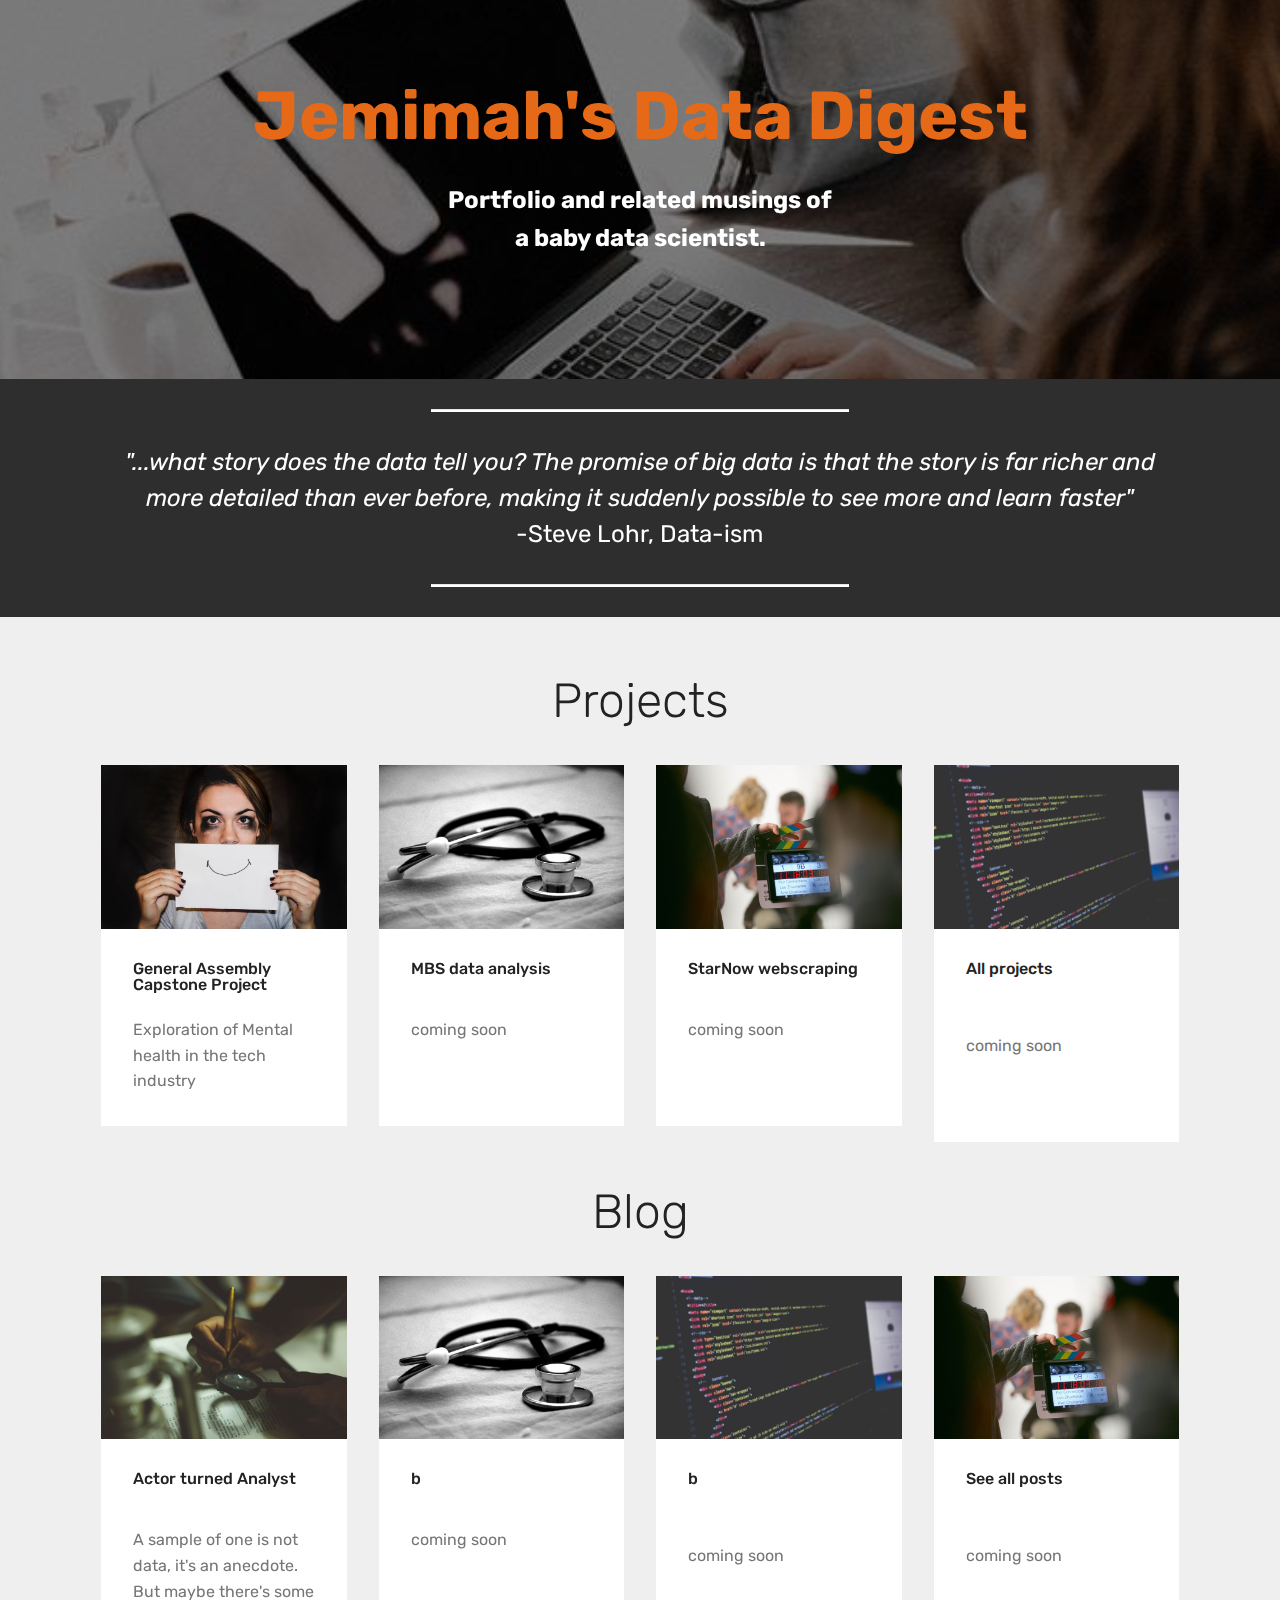
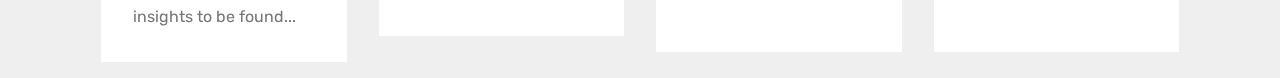
<file: index.html>
<!DOCTYPE html>
<html >
<head>
  <!-- Site made with Mobirise Website Builder v4.6.7, https://mobirise.com -->
  <meta charset="UTF-8">
  <meta http-equiv="X-UA-Compatible" content="IE=edge">
  <meta name="generator" content="Mobirise v4.6.7, mobirise.com">
  <meta name="viewport" content="width=device-width, initial-scale=1, minimum-scale=1">
  <link rel="shortcut icon" href="assets/images/logo4.png" type="image/x-icon">
  <meta name="description" content="">
  <title>Home</title>
  <link rel="stylesheet" href="assets/web/assets/mobirise-icons/mobirise-icons.css">
  <link rel="stylesheet" href="assets/tether/tether.min.css">
  <link rel="stylesheet" href="assets/bootstrap/css/bootstrap.min.css">
  <link rel="stylesheet" href="assets/bootstrap/css/bootstrap-grid.min.css">
  <link rel="stylesheet" href="assets/bootstrap/css/bootstrap-reboot.min.css">
  <link rel="stylesheet" href="assets/theme/css/style.css">
  <link rel="stylesheet" href="assets/mobirise/css/mbr-additional.css" type="text/css">
  
  
  
</head>
<body>

<!-- Google Analytics -->
<!-- Global site tag (gtag.js) - Google Analytics -->
<script async src="https://www.googletagmanager.com/gtag/js?id=UA-117855080-1"></script>
<script>
  window.dataLayer = window.dataLayer || [];
  function gtag(){dataLayer.push(arguments);}
  gtag('js', new Date());

  gtag('config', 'UA-117855080-1');
</script>
<!-- /Google Analytics -->


  <section class="header1 cid-qJ2vf72B2N mbr-parallax-background" id="header1-o">

    

    <div class="mbr-overlay" style="opacity: 0.5; background-color: rgb(0, 0, 0);">
    </div>

    <div class="container">
        <div class="row justify-content-md-center">
            <div class="mbr-white col-md-10">
                <h1 class="mbr-section-title align-center mbr-bold pb-3 mbr-fonts-style display-1">
                    Jemimah's Data Digest</h1>
                
                <p class="mbr-text align-center pb-3 mbr-fonts-style display-5"><strong>Portfolio and related musings of 
<br>a baby data scientist.</strong></p>
                
            </div>
        </div>
    </div>

</section>

<section class="engine"><a href="https://mobirise.ws/k">how to develop own website</a></section><section class="mbr-section article content10 cid-qIWD2B30nH" id="content10-j">
    
     

    <div class="container">
        <div class="inner-container" style="width: 94%;">
            <hr class="line" style="width: 40%;">
            <div class="section-text align-center mbr-white mbr-fonts-style display-5"><em>
                    "...what story does the data tell you? The promise of big data is that the story is far richer and more detailed than ever before, making it suddenly possible to see more and learn faster"</em><br>-Steve Lohr, Data-ism</div>
            <hr class="line" style="width: 40%;">
        </div>
    </div>
</section>

<section class="mbr-section content4 cid-qJ1ahN1DoQ" id="content4-n">

    

    <div class="container">
        <div class="media-container-row">
            <div class="title col-12 col-md-8">
                <h2 class="align-center pb-3 mbr-fonts-style display-2">Projects</h2>
                <h3 class="mbr-section-subtitle align-center mbr-light mbr-fonts-style display-7"></h3>
                
            </div>
        </div>
    </div>
</section>

<section class="features3 cid-qJdAlcNodT" id="features3-x">

    

    
    <div class="container">
        <div class="media-container-row">
            <div class="card p-3 col-12 col-md-6 col-lg-3">
                <div class="card-wrapper">
                    <div class="card-img">
                        <a href="page1.html#content10-z"><img src="assets/images/mbr-1-1620x1080.jpg" alt="Mobirise" title=""></a>
                    </div>
                    <div class="card-box">
                        <h4 class="card-title mbr-fonts-style display-7">General Assembly Capstone Project</h4>
                        <p class="mbr-text mbr-fonts-style display-7">
                            Exploration of Mental health in the tech industry</p>
                    </div>
                    
                </div>
            </div>

            <div class="card p-3 col-12 col-md-6 col-lg-3">
                <div class="card-wrapper">
                    <div class="card-img">
                        <img src="assets/images/mbr-7-1620x1080.jpg" alt="Mobirise" title="">
                    </div>
                    <div class="card-box">
                        <h4 class="card-title mbr-fonts-style display-7">
                            MBS data analysis<br><br></h4>
                        <p class="mbr-text mbr-fonts-style display-7">
                            coming soon&nbsp;<br><br><br></p>
                    </div>
                    
                </div>
            </div>

            <div class="card p-3 col-12 col-md-6 col-lg-3">
                <div class="card-wrapper">
                    <div class="card-img">
                        <img src="assets/images/mbr-6-1620x1080.jpg" alt="Mobirise" title="">
                    </div>
                    <div class="card-box">
                        <h4 class="card-title mbr-fonts-style display-7">StarNow webscraping<br><br></h4>
                        <p class="mbr-text mbr-fonts-style display-7">
                            coming soon<br><br><br> </p>
                    </div>
                    
                </div>
            </div>

            <div class="card p-3 col-12 col-md-6 col-lg-3">
                <div class="card-wrapper">
                    <div class="card-img">
                        <img src="assets/images/03.jpg" alt="Mobirise" title="">
                    </div>
                    <div class="card-box">
                        <h4 class="card-title mbr-fonts-style display-7">
                            All projects<br><br><br>
                        </h4>
                        <p class="mbr-text mbr-fonts-style display-7">coming soon<br><br><br> 
                        </p>
                    </div>
                    
                </div>
            </div>
        </div>
    </div>
</section>

<section class="mbr-section content4 cid-qNJSIzPZV2" id="content4-1j">

    

    <div class="container">
        <div class="media-container-row">
            <div class="title col-12 col-md-8">
                <h2 class="align-center pb-3 mbr-fonts-style display-2">Blog</h2>
                <h3 class="mbr-section-subtitle align-center mbr-light mbr-fonts-style display-7"></h3>
                
            </div>
        </div>
    </div>
</section>

<section class="features3 cid-qNJSNYreME" id="features3-1k">

    

    
    <div class="container">
        <div class="media-container-row">
            <div class="card p-3 col-12 col-md-6 col-lg-3">
                <div class="card-wrapper">
                    <div class="card-img">
                        <a href="page3.html"><img src="assets/images/mbr-8-1620x1080.jpg" alt="Mobirise" title=""></a>
                    </div>
                    <div class="card-box">
                        <h4 class="card-title mbr-fonts-style display-7">Actor turned Analyst<br><br></h4>
                        <p class="mbr-text mbr-fonts-style display-7">A sample of one is not data, it's an anecdote. But maybe there's some insights to be found...</p>
                    </div>
                    
                </div>
            </div>

            <div class="card p-3 col-12 col-md-6 col-lg-3">
                <div class="card-wrapper">
                    <div class="card-img">
                        <img src="assets/images/mbr-7-1620x1080.jpg" alt="Mobirise" title="">
                    </div>
                    <div class="card-box">
                        <h4 class="card-title mbr-fonts-style display-7">b<br><br></h4>
                        <p class="mbr-text mbr-fonts-style display-7">
                            coming soon&nbsp;<br><br><br></p>
                    </div>
                    
                </div>
            </div>

            <div class="card p-3 col-12 col-md-6 col-lg-3">
                <div class="card-wrapper">
                    <div class="card-img">
                        <img src="assets/images/03.jpg" alt="Mobirise">
                    </div>
                    <div class="card-box">
                        <h4 class="card-title mbr-fonts-style display-7">b<br><br><br></h4>
                        <p class="mbr-text mbr-fonts-style display-7">
                            coming soon<br><br><br> </p>
                    </div>
                    
                </div>
            </div>

            <div class="card p-3 col-12 col-md-6 col-lg-3">
                <div class="card-wrapper">
                    <div class="card-img">
                        <img src="assets/images/mbr-6-1620x1080.jpg" alt="Mobirise" title="">
                    </div>
                    <div class="card-box">
                        <h4 class="card-title mbr-fonts-style display-7">See all posts<br><br><br></h4>
                        <p class="mbr-text mbr-fonts-style display-7">coming soon<br><br><br> 
                        </p>
                    </div>
                    
                </div>
            </div>
        </div>
    </div>
</section>


  <script src="assets/web/assets/jquery/jquery.min.js"></script>
  <script src="assets/popper/popper.min.js"></script>
  <script src="assets/tether/tether.min.js"></script>
  <script src="assets/bootstrap/js/bootstrap.min.js"></script>
  <script src="assets/smoothscroll/smooth-scroll.js"></script>
  <script src="assets/parallax/jarallax.min.js"></script>
  <script src="assets/theme/js/script.js"></script>
  
  
</body>
</html>
</file>
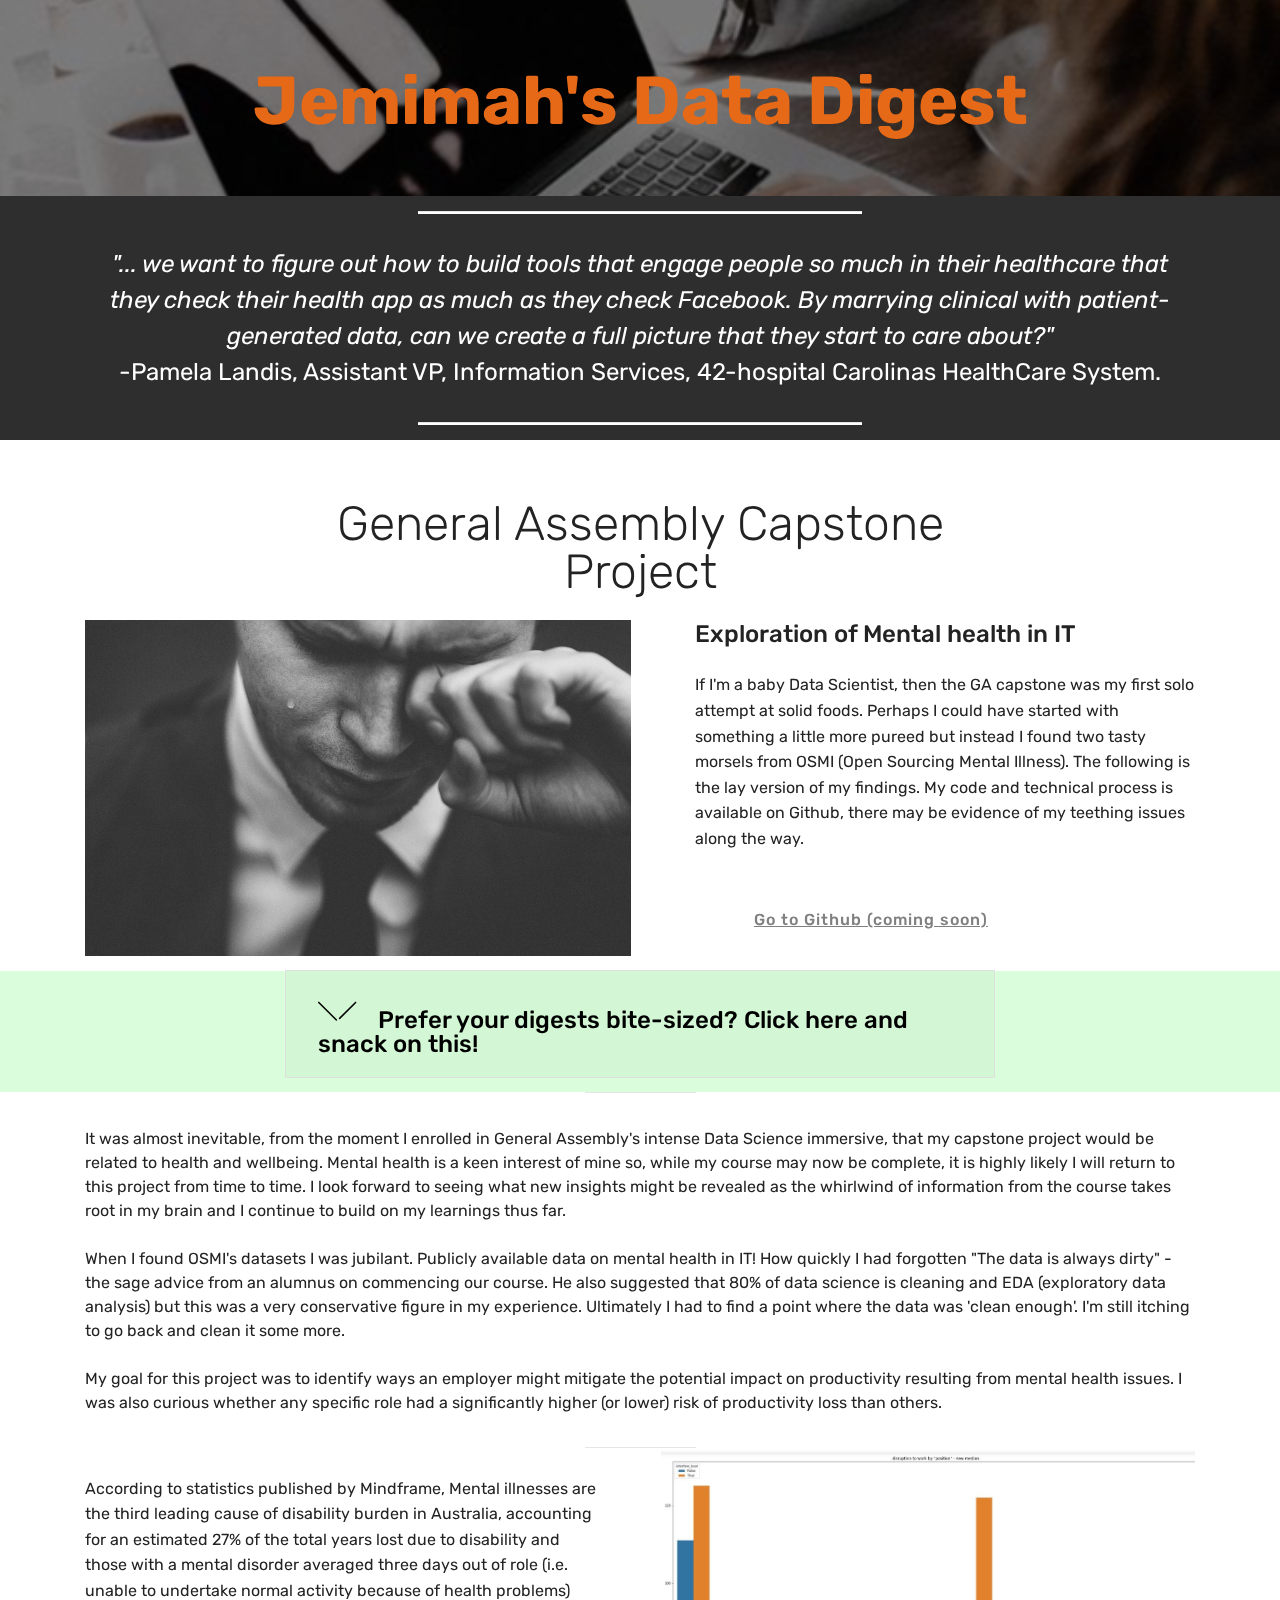
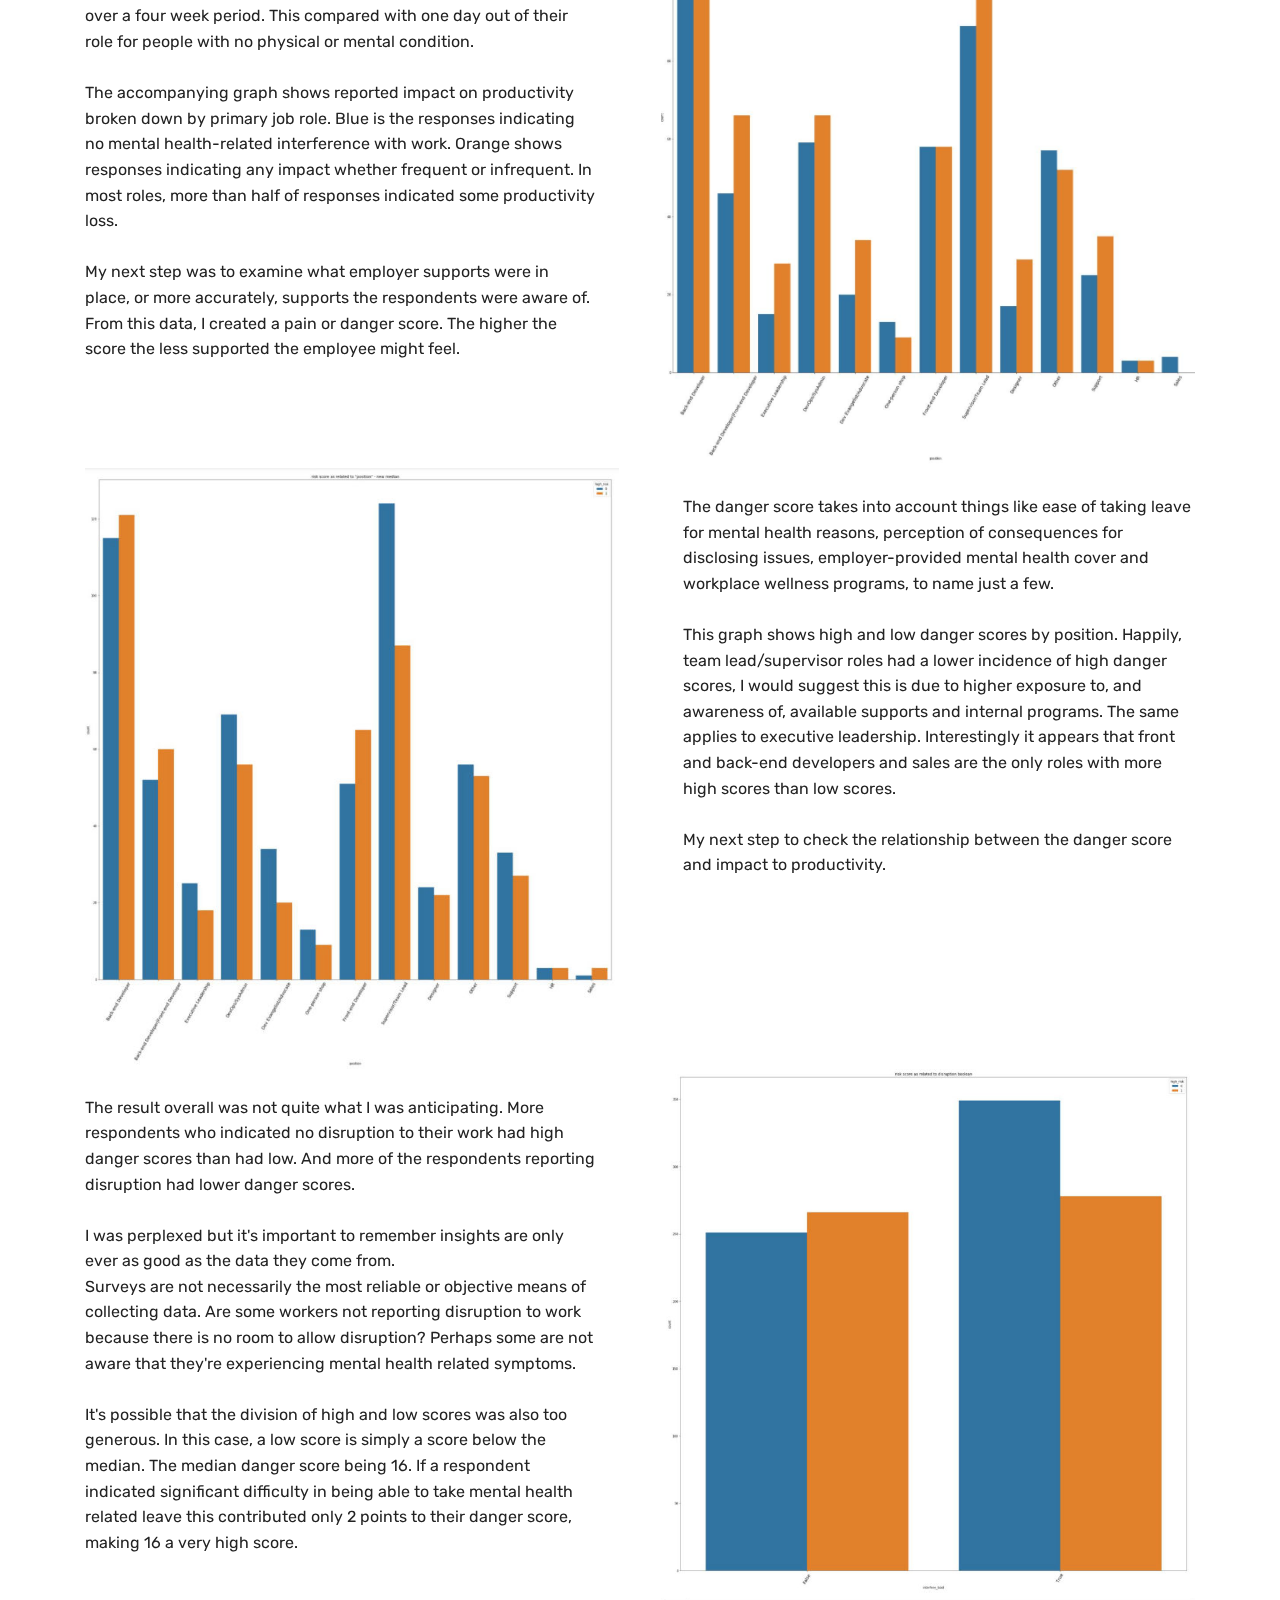
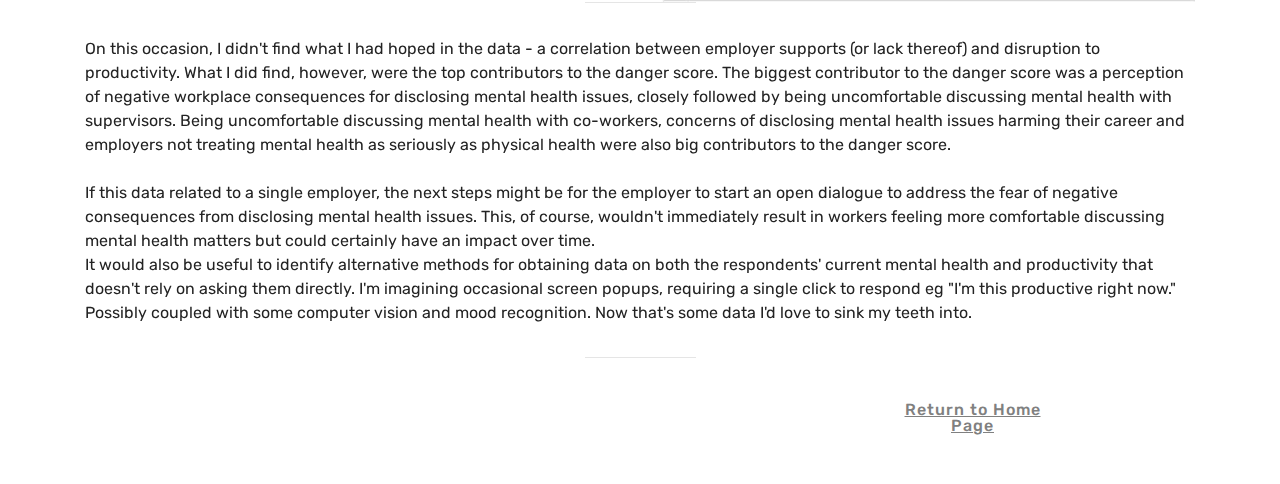
<file: page1.html>
<!DOCTYPE html>
<html >
<head>
  <!-- Site made with Mobirise Website Builder v4.6.7, https://mobirise.com -->
  <meta charset="UTF-8">
  <meta http-equiv="X-UA-Compatible" content="IE=edge">
  <meta name="generator" content="Mobirise v4.6.7, mobirise.com">
  <meta name="viewport" content="width=device-width, initial-scale=1, minimum-scale=1">
  <link rel="shortcut icon" href="assets/images/logo4.png" type="image/x-icon">
  <meta name="description" content="">
  <title>Capstone</title>
  <link rel="stylesheet" href="assets/web/assets/mobirise-icons/mobirise-icons.css">
  <link rel="stylesheet" href="assets/tether/tether.min.css">
  <link rel="stylesheet" href="assets/bootstrap/css/bootstrap.min.css">
  <link rel="stylesheet" href="assets/bootstrap/css/bootstrap-grid.min.css">
  <link rel="stylesheet" href="assets/bootstrap/css/bootstrap-reboot.min.css">
  <link rel="stylesheet" href="assets/theme/css/style.css">
  <link rel="stylesheet" href="assets/mobirise/css/mbr-additional.css" type="text/css">
  
  
  
</head>
<body>

<!-- Google Analytics -->
<!-- Global site tag (gtag.js) - Google Analytics -->
<script async src="https://www.googletagmanager.com/gtag/js?id=UA-117855080-1"></script>
<script>
  window.dataLayer = window.dataLayer || [];
  function gtag(){dataLayer.push(arguments);}
  gtag('js', new Date());

  gtag('config', 'UA-117855080-1');
</script>
<!-- /Google Analytics -->


  <section class="header1 cid-qJdBgG79bg mbr-parallax-background" id="header1-y">

    

    <div class="mbr-overlay" style="opacity: 0.5; background-color: rgb(0, 0, 0);">
    </div>

    <div class="container">
        <div class="row justify-content-md-center">
            <div class="mbr-white col-md-10">
                <h1 class="mbr-section-title align-center mbr-bold pb-3 mbr-fonts-style display-1">
                    Jemimah's Data Digest</h1>
                
                
                
            </div>
        </div>
    </div>

</section>

<section class="engine"><a href="https://mobirise.ws/l">html site maker</a></section><section class="mbr-section article content10 cid-qJdBgIO5BI" id="content10-z">
    
     

    <div class="container">
        <div class="inner-container" style="width: 100%;">
            <hr class="line" style="width: 40%;">
            <div class="section-text align-center mbr-white mbr-fonts-style display-5"><em>
                    "... we want to figure out how to build tools that engage people so much in their healthcare that they check their health app as much as they check Facebook. By marrying clinical with patient-generated data, can we create a full picture that they start to care about?<span style="font-size: 1.5rem;">"</span></em><div>-Pamela Landis, Assistant VP, Information Services, 42-hospital Carolinas HealthCare System.</div></div>
            <hr class="line" style="width: 40%;">
        </div>
    </div>
</section>

<section class="mbr-section content4 cid-qJdBgJUnRB" id="content4-10">

    

    <div class="container">
        <div class="media-container-row">
            <div class="title col-12 col-md-8">
                <h2 class="align-center pb-3 mbr-fonts-style display-2">General Assembly Capstone Project</h2>
                
                
            </div>
        </div>
    </div>
</section>

<section class="header3 cid-qJdBgKNiFK" id="header3-11">

    

    

    <div class="container">
        <div class="media-container-row">
            <div class="mbr-figure" style="width: 115%;">
                <img src="assets/images/mbr-1754x1080.jpg" alt="Mobirise" title="">
            </div>

            <div class="media-content">
                <h1 class="mbr-section-title mbr-white pb-3 mbr-fonts-style display-5">Exploration of Mental health in IT</h1>
                
                <div class="mbr-section-text mbr-white pb-3 ">
                    <p class="mbr-text mbr-fonts-style display-7">If I'm a baby Data Scientist, then the GA capstone was my first solo attempt at solid foods. Perhaps I could have started with something a little more pureed but instead I found two tasty morsels from OSMI (Open Sourcing Mental Illness). The following is the lay version of my findings. My code and technical process is available on Github, there may be evidence of my teething issues along the way.<br></p>
                </div>
                <div class="mbr-section-btn"><a class="btn btn-md btn-primary display-7" href="page3.html"><u>Go to Github (coming soon)</u></a></div>
            </div>
        </div>
    </div>

</section>

<section class="accordion1 cid-qO4WoeLPjH" id="accordion1-1n">

    

    
    <div class="container">
        <div class="media-container-row">
            <div class="col-12 col-md-8">
                <div class="section-head text-center space30">
                    
                </div>
                <div class="clearfix"></div>
                <div id="bootstrap-accordion_5" class="panel-group accordionStyles accordion" role="tablist" aria-multiselectable="true">
                    <div class="card">
                        <div class="card-header" role="tab" id="headingOne">
                            <a role="button" class="panel-title collapsed text-black" data-toggle="collapse" data-core="" href="#collapse1_5" aria-expanded="false" aria-controls="collapse1">
                                <h4 class="mbr-fonts-style display-5">
                                    <span class="sign mbr-iconfont mbri-arrow-down inactive"></span>&nbsp;Prefer your digests bite-sized? Click here and snack on this!</h4>
                            </a>
                        </div>
                        <div id="collapse1_5" class="panel-collapse noScroll collapse " role="tabpanel" aria-labelledby="headingOne" data-parent="#bootstrap-accordion_5">
                            <div class="panel-body p-4">
                                <p class="mbr-fonts-style panel-text display-7">"Obsessed" may be an accurate description of my level of fascination with mental health. For my capstone, I reviewed 2 datasets from OSMI (Open Sourcing Mental Illness) hoping to identify ways that a tech employer might mitigate the potential impact on productivity resulting from mental health issues.
<br><br>The bulk of my time was spent cleaning the data. I would approximate 95% of my project was cleaning alone. I then created a “danger” score indicating the level of mental health supports respondents were aware of. Across the whole dataset, I was not able to confirm a correlation between the danger score and impact to productivity, though I’m curious to have another look on a role by role basis. <br><br>It’s not clear from the data whether productivity loss and lack of supports are unrelated or whether the data collection by survey has impacted the accuracy of the results. I did, however, find that the perception that disclosing mental health issues would have negative consequences was the highest contributor to the danger score.</p>
                            </div>
                        </div>
                    </div>
                    
                    
                    
                    
                    
                </div>
            </div>
        </div>
    </div>
</section>

<section class="mbr-section article content9 cid-qJdBgMt4eO" id="content9-12">
    
     

    <div class="container">
        <div class="inner-container" style="width: 100%;">
            <hr class="line" style="width: 10%;">
            <div class="section-text align-center mbr-fonts-style display-7">It was almost inevitable, from the moment I enrolled in General Assembly's intense Data Science immersive, that my capstone project would be related to health and wellbeing. Mental health is a keen interest of mine so, while my course may now be complete, it is highly likely I will return to this project from time to time. I look forward to seeing what new insights might be revealed as the whirlwind of information from the course takes root in my brain and I continue to build on my learnings thus far.&nbsp;<br><br><div>
</div><div>When I found OSMI's datasets I was jubilant. Publicly available data on mental health in IT! How quickly I had forgotten "The data is always dirty" - the sage advice from an alumnus on commencing our course. He also suggested that 80% of data science is cleaning and EDA (exploratory data analysis) but this was a very conservative figure in my experience. Ultimately I had to find a point where the data was 'clean enough'. I'm still itching to go back and clean it some more.&nbsp;</div><br><div>My goal for this project was to identify ways an employer might mitigate the potential impact on productivity resulting from mental health issues. I was also curious whether any specific role had a significantly higher (or lower) risk of productivity loss than others.&nbsp;</div></div>
            <hr class="line" style="width: 10%;">
        </div>
        </div>
</section>

<section class="header3 cid-qJdBgNmueZ" id="header3-13">

    

    

    <div class="container">
        <div class="media-container-row">
            <div class="mbr-figure" style="width: 110%;">
                <img src="assets/images/interfere-position-bool-1211x1403.jpg" alt="Mobirise" title="">
            </div>

            <div class="media-content">
                
                
                <div class="mbr-section-text mbr-white pb-3 ">
                    <p class="mbr-text mbr-fonts-style display-7"><br>According to statistics published by Mindframe, Mental illnesses are the third leading cause of disability burden in Australia, accounting for an estimated 27% of the total years lost due to disability and those with a mental disorder averaged three days out of role (i.e. unable to undertake normal activity because of health problems) over a four week period. This compared with one day out of their role for people with no physical or mental condition.
<br><br>The accompanying graph shows reported impact on productivity broken down by primary job role. Blue is the responses indicating no mental health-related interference with work. Orange shows responses indicating any impact whether frequent or infrequent. In most roles, more than half of responses indicated some productivity loss.
<br><br>My next step was to examine what employer supports were in place, or more accurately, supports the respondents were aware of.&nbsp;<br>
From this data, I created a pain or danger score. The higher the score the less supported the employee might feel.&nbsp;<br><br></p>
                </div>
                
            </div>
        </div>
    </div>

</section>

<section class="header3 cid-qO7VMTPcor" id="header3-1o">

    

    

    <div class="container">
        <div class="media-container-row">
            <div class="mbr-figure" style="width: 110%;">
                <img src="assets/images/position-and-risk-new-m-702x790.jpg" alt="Mobirise" title="">
            </div>

            <div class="media-content">
                
                
                <div class="mbr-section-text mbr-white pb-3 ">
                    <p class="mbr-text mbr-fonts-style display-7"><br>The danger score takes into account things like ease of taking leave for mental health reasons, perception of consequences for disclosing issues, employer-provided mental health cover and workplace wellness programs, to name just a few. 
<br>
<br>This graph shows high and low danger scores by position. Happily, team lead/supervisor roles had a lower incidence of high danger scores, I would suggest this is due to higher exposure to, and awareness of, available supports and internal programs. The same applies to executive leadership. Interestingly it appears that front and back-end developers and sales are the only roles with more high scores than low scores. 
<br><br>
My next step to check the relationship between the danger score and impact to productivity.&nbsp;<br><br></p>
                </div>
                
            </div>
        </div>
    </div>

</section>

<section class="header3 cid-qO7YghQpFU" id="header3-1q">

    

    

    <div class="container">
        <div class="media-container-row">
            <div class="mbr-figure" style="width: 110%;">
                <img src="assets/images/risk-disrupt-bool-880x879.jpg" alt="Mobirise" title="">
            </div>

            <div class="media-content">
                
                
                <div class="mbr-section-text mbr-white pb-3 ">
                    <p class="mbr-text mbr-fonts-style display-7"><br>The result overall was not quite what I was anticipating. More respondents who indicated no disruption to their work had high danger scores than had low. And more of the respondents reporting disruption had lower danger scores. <br><br>I was perplexed but it's important to remember insights are only ever as good as the data they come from. <br>Surveys are not necessarily the most reliable or objective means of collecting data. Are some workers not reporting disruption to work because there is no room to allow disruption? Perhaps some are not aware that they're experiencing mental health related symptoms. 
<br><br>It's possible that the division of high and low scores was also too generous. In this case, a low score is simply a score below the median. The median danger score being 16. If a respondent indicated significant difficulty in being able to take mental health related leave this contributed only 2 points to their danger score, making 16 a very high score.<br></p>
                </div>
                
            </div>
        </div>
    </div>

</section>

<section class="mbr-section article content9 cid-qOcKjokUN7" id="content9-1r">
    
     

    <div class="container">
        <div class="inner-container" style="width: 100%;">
            <hr class="line" style="width: 10%;">
            <div class="section-text align-center mbr-fonts-style display-7">On this occasion, I didn't find what I had hoped in the data - a correlation between employer supports (or lack thereof) and disruption to productivity. What I did find, however, were the top contributors to the danger score. The biggest contributor to the danger score was a perception of negative workplace consequences for disclosing mental health issues, closely followed by being uncomfortable discussing mental health with supervisors. Being uncomfortable discussing mental health with co-workers, concerns of disclosing mental health issues harming their career and employers not treating mental health as seriously as physical health were also big contributors to the danger score.
<div>&nbsp;
</div><div>If this data related to a single employer, the next steps might be for the employer to start an open dialogue to address the fear of negative consequences from disclosing mental health issues. This, of course, wouldn't immediately result in workers feeling more comfortable discussing mental health matters but could certainly have an impact over time.
</div><div>It would also be useful to identify alternative methods for obtaining data on both the respondents' current mental health and productivity that doesn't rely on asking them directly. I'm imagining occasional screen popups, requiring a single click to respond eg "I'm this productive right now." Possibly coupled with some computer vision and mood recognition. Now that's some data I'd love to sink my teeth into.</div></div>
            <hr class="line" style="width: 10%;">
        </div>
        </div>
</section>

<section class="mbr-section info1 cid-qJe9DcN7GT" id="info1-18">

    

    
    <div class="container">
        <div class="row justify-content-center content-row">
            <div class="media-container-column title col-12 col-lg-7 col-md-6">
                
                
            </div>
            <div class="media-container-column col-12 col-lg-3 col-md-4">
                <div class="mbr-section-btn align-right py-4"><a class="btn btn-primary display-4" href="index.html"><u>Return to Home Page</u></a></div>
            </div>
        </div>
    </div>
</section>


  <script src="assets/web/assets/jquery/jquery.min.js"></script>
  <script src="assets/popper/popper.min.js"></script>
  <script src="assets/tether/tether.min.js"></script>
  <script src="assets/bootstrap/js/bootstrap.min.js"></script>
  <script src="assets/smoothscroll/smooth-scroll.js"></script>
  <script src="assets/parallax/jarallax.min.js"></script>
  <script src="assets/mbr-switch-arrow/mbr-switch-arrow.js"></script>
  <script src="assets/theme/js/script.js"></script>
  
  
</body>
</html>
</file>
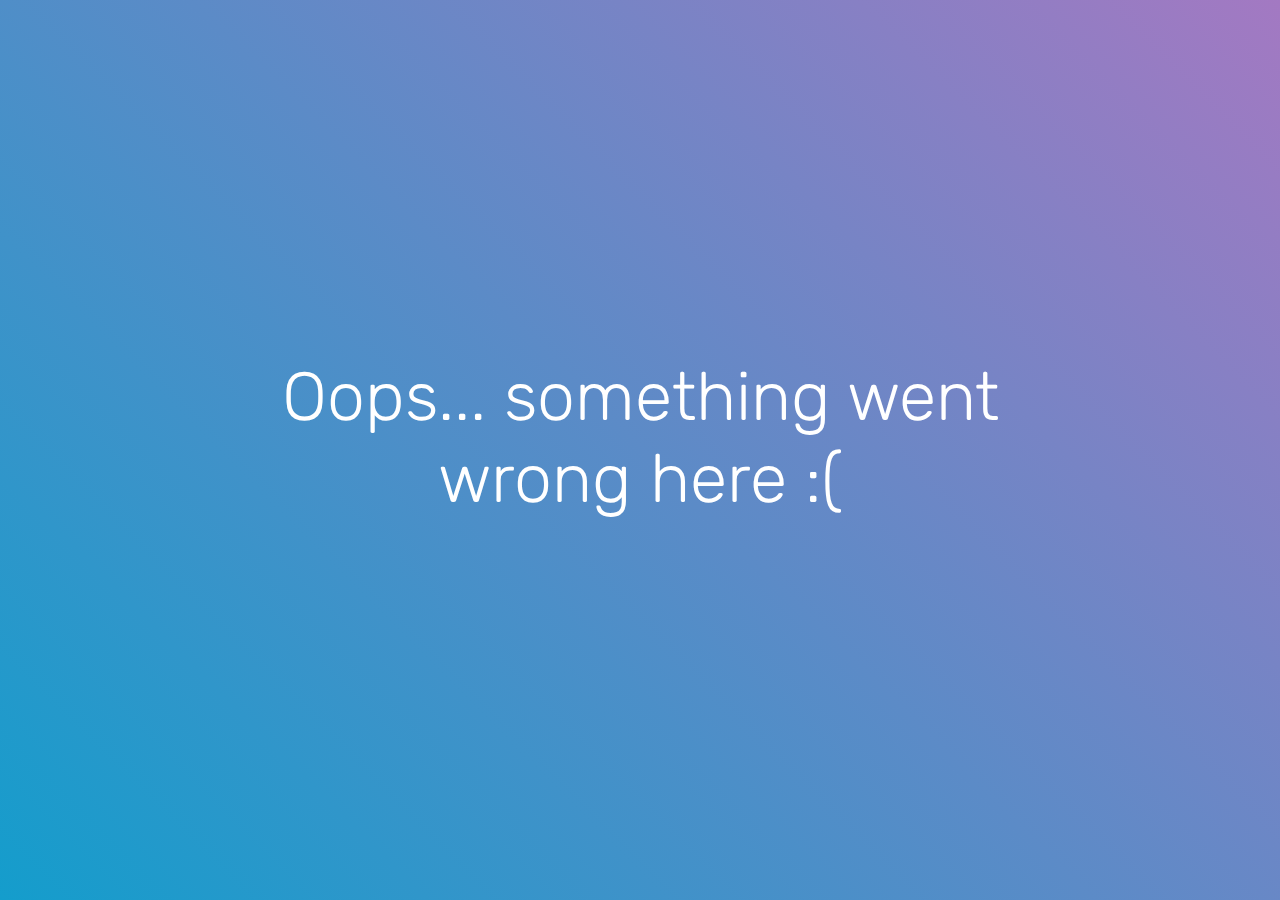
<file: page2.html>
<!DOCTYPE html>
<html >
<head>
  <!-- Site made with Mobirise Website Builder v4.6.7, https://mobirise.com -->
  <meta charset="UTF-8">
  <meta http-equiv="X-UA-Compatible" content="IE=edge">
  <meta name="generator" content="Mobirise v4.6.7, mobirise.com">
  <meta name="viewport" content="width=device-width, initial-scale=1, minimum-scale=1">
  <link rel="shortcut icon" href="assets/images/logo4.png" type="image/x-icon">
  <meta name="description" content="Site Generator Description">
  <title>error</title>
  <link rel="stylesheet" href="assets/web/assets/mobirise-icons/mobirise-icons.css">
  <link rel="stylesheet" href="assets/tether/tether.min.css">
  <link rel="stylesheet" href="assets/bootstrap/css/bootstrap.min.css">
  <link rel="stylesheet" href="assets/bootstrap/css/bootstrap-grid.min.css">
  <link rel="stylesheet" href="assets/bootstrap/css/bootstrap-reboot.min.css">
  <link rel="stylesheet" href="assets/theme/css/style.css">
  <link rel="stylesheet" href="assets/mobirise/css/mbr-additional.css" type="text/css">
  
  
  
</head>
<body>

<!-- Google Analytics -->
<!-- Global site tag (gtag.js) - Google Analytics -->
<script async src="https://www.googletagmanager.com/gtag/js?id=UA-117855080-1"></script>
<script>
  window.dataLayer = window.dataLayer || [];
  function gtag(){dataLayer.push(arguments);}
  gtag('js', new Date());

  gtag('config', 'UA-117855080-1');
</script>
<!-- /Google Analytics -->


  <section class="header5 cid-qJdGNFbyZ3 mbr-fullscreen" id="header5-16">

    

    
    <div class="container">
        <div class="row justify-content-center">
            <div class="mbr-white col-md-10">
                <h1 class="mbr-section-title align-center pb-3 mbr-fonts-style display-1">Oops... something went wrong here :(</h1>
                
                
            </div>
        </div>
    </div>

    
</section>


  <section class="engine"><a href="https://mobirise.ws/c">best free site maker</a></section><script src="assets/web/assets/jquery/jquery.min.js"></script>
  <script src="assets/popper/popper.min.js"></script>
  <script src="assets/tether/tether.min.js"></script>
  <script src="assets/bootstrap/js/bootstrap.min.js"></script>
  <script src="assets/smoothscroll/smooth-scroll.js"></script>
  <script src="assets/theme/js/script.js"></script>
  
  
</body>
</html>
</file>
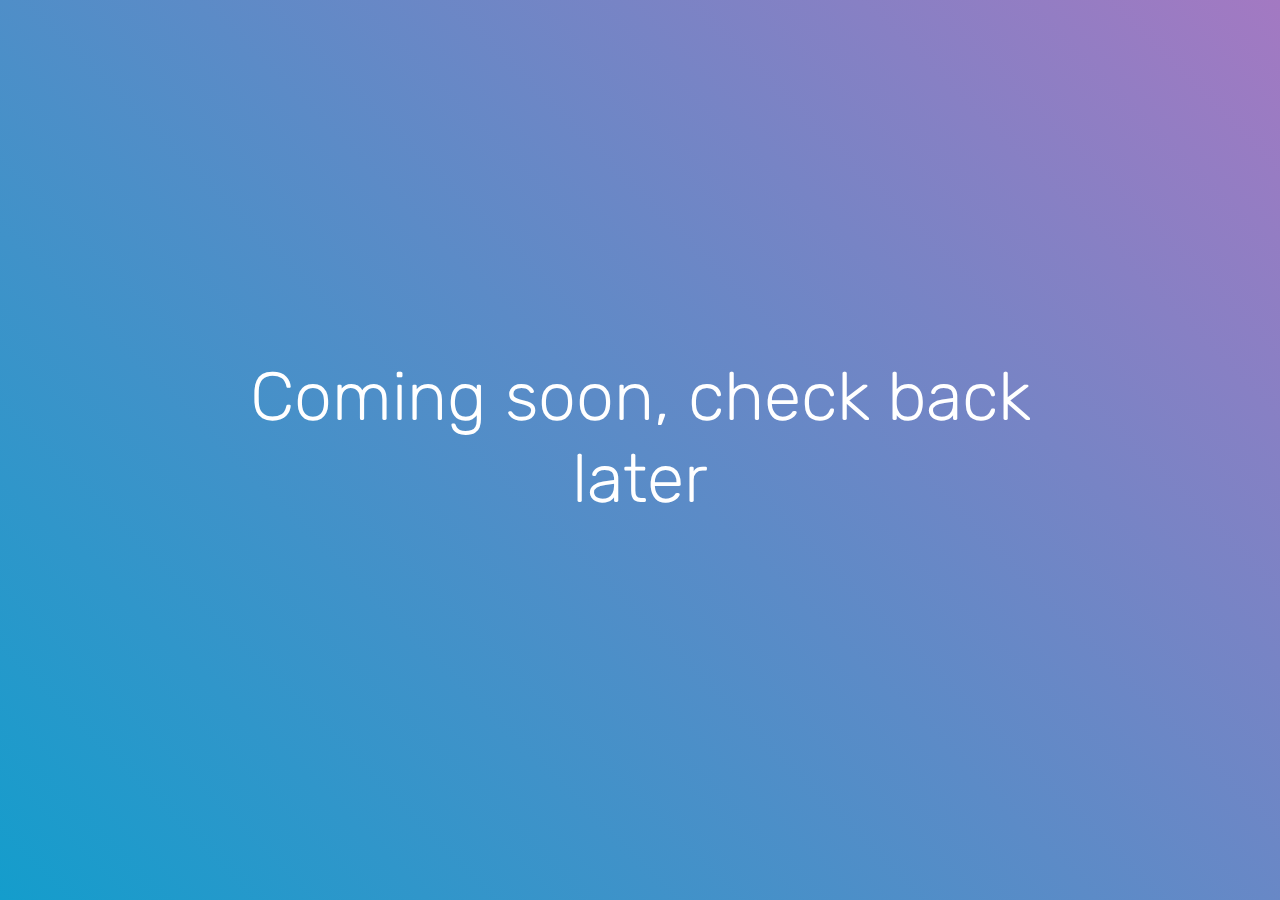
<file: page3.html>
<!DOCTYPE html>
<html >
<head>
  <!-- Site made with Mobirise Website Builder v4.6.7, https://mobirise.com -->
  <meta charset="UTF-8">
  <meta http-equiv="X-UA-Compatible" content="IE=edge">
  <meta name="generator" content="Mobirise v4.6.7, mobirise.com">
  <meta name="viewport" content="width=device-width, initial-scale=1, minimum-scale=1">
  <link rel="shortcut icon" href="assets/images/logo4.png" type="image/x-icon">
  <meta name="description" content="Site Generator Description">
  <title>coming soon</title>
  <link rel="stylesheet" href="assets/web/assets/mobirise-icons/mobirise-icons.css">
  <link rel="stylesheet" href="assets/tether/tether.min.css">
  <link rel="stylesheet" href="assets/bootstrap/css/bootstrap.min.css">
  <link rel="stylesheet" href="assets/bootstrap/css/bootstrap-grid.min.css">
  <link rel="stylesheet" href="assets/bootstrap/css/bootstrap-reboot.min.css">
  <link rel="stylesheet" href="assets/theme/css/style.css">
  <link rel="stylesheet" href="assets/mobirise/css/mbr-additional.css" type="text/css">
  
  
  
</head>
<body>

<!-- Google Analytics -->
<!-- Global site tag (gtag.js) - Google Analytics -->
<script async src="https://www.googletagmanager.com/gtag/js?id=UA-117855080-1"></script>
<script>
  window.dataLayer = window.dataLayer || [];
  function gtag(){dataLayer.push(arguments);}
  gtag('js', new Date());

  gtag('config', 'UA-117855080-1');
</script>
<!-- /Google Analytics -->


  <section class="header5 cid-qJdHlfMZld mbr-fullscreen" id="header5-17">

    

    
    <div class="container">
        <div class="row justify-content-center">
            <div class="mbr-white col-md-10">
                <h1 class="mbr-section-title align-center pb-3 mbr-fonts-style display-1">Coming soon, check back later</h1>
                
                
            </div>
        </div>
    </div>

    
</section>


  <section class="engine"><a href="https://mobirise.ws/c">best free website maker</a></section><script src="assets/web/assets/jquery/jquery.min.js"></script>
  <script src="assets/popper/popper.min.js"></script>
  <script src="assets/tether/tether.min.js"></script>
  <script src="assets/bootstrap/js/bootstrap.min.js"></script>
  <script src="assets/smoothscroll/smooth-scroll.js"></script>
  <script src="assets/theme/js/script.js"></script>
  
  
</body>
</html>
</file>
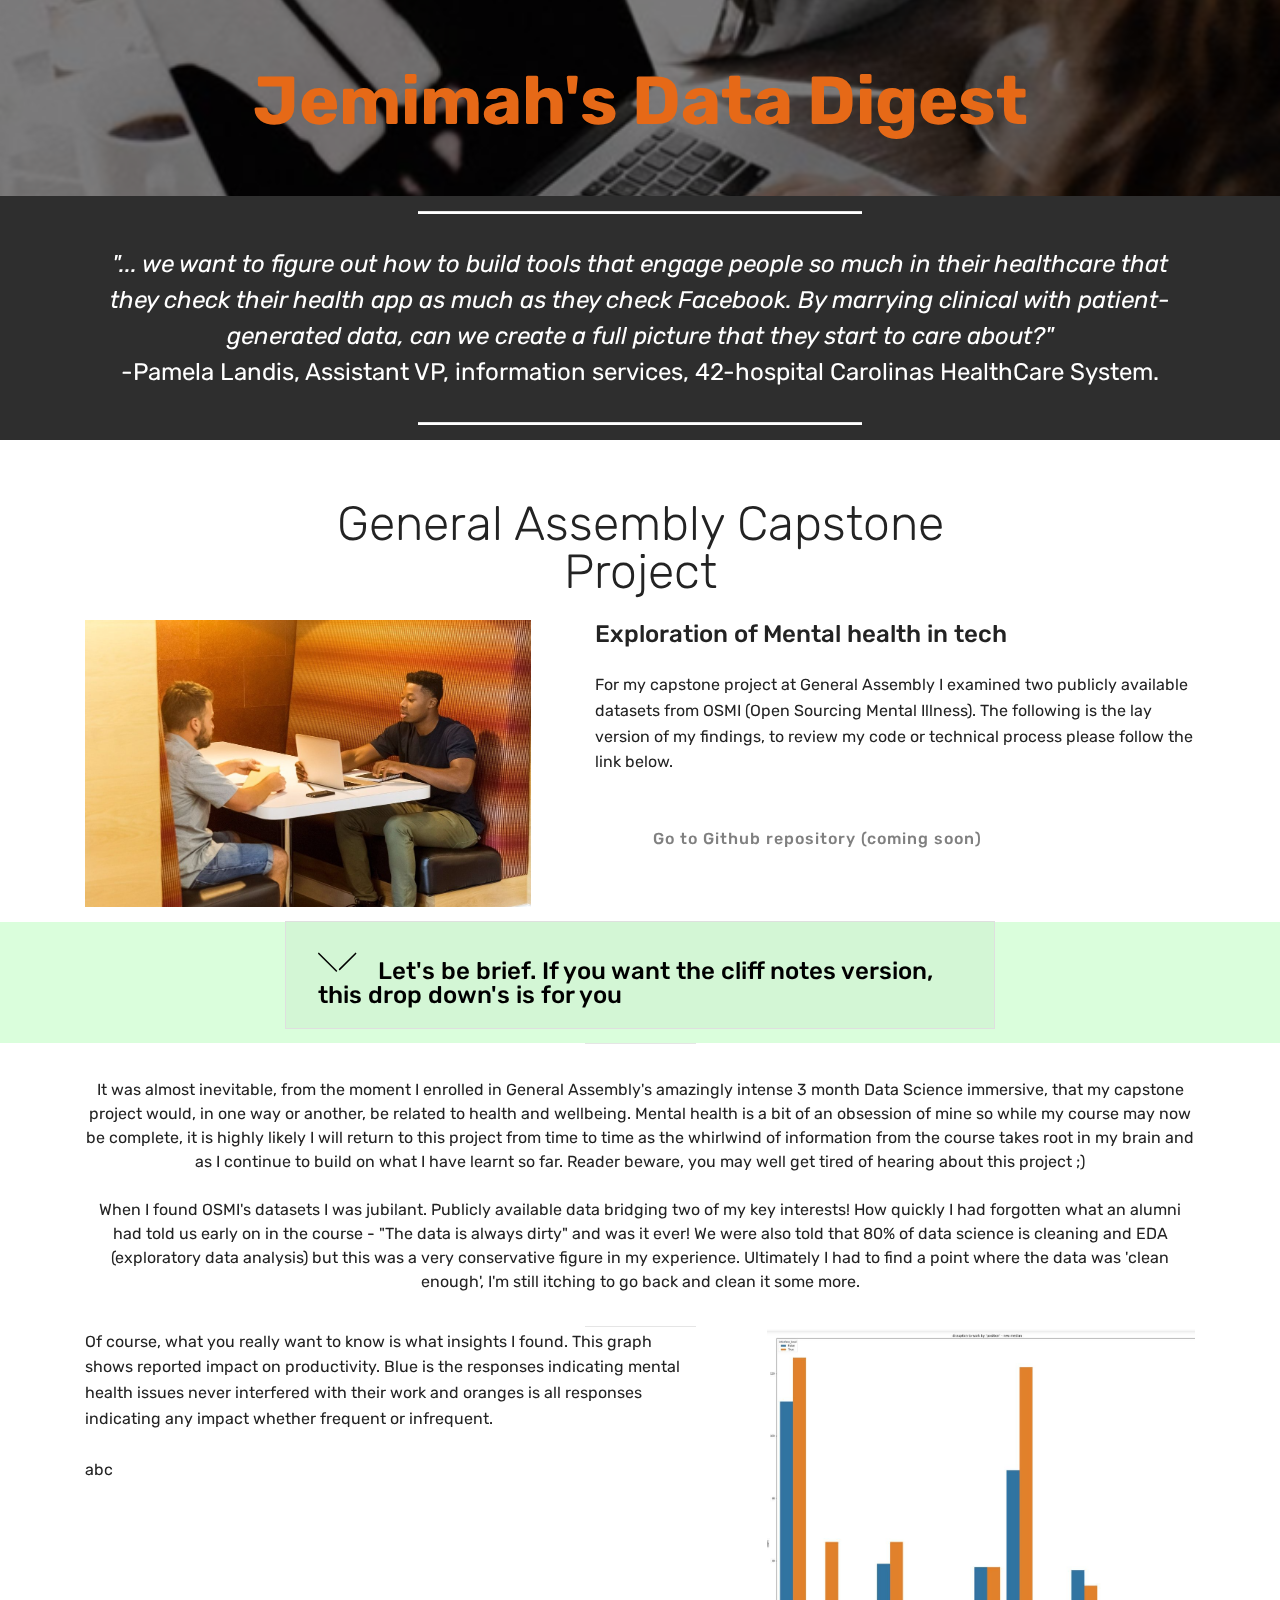
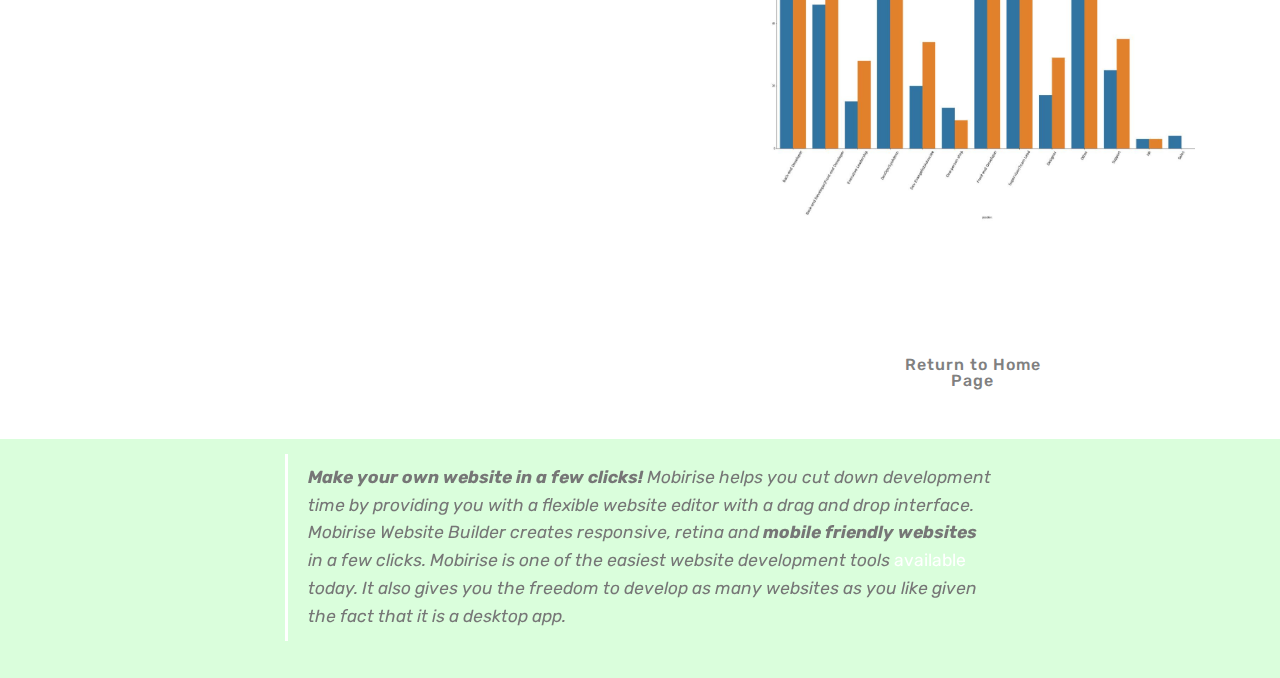
<file: page4.html>
<!DOCTYPE html>
<html >
<head>
  <!-- Site made with Mobirise Website Builder v4.6.7, https://mobirise.com -->
  <meta charset="UTF-8">
  <meta http-equiv="X-UA-Compatible" content="IE=edge">
  <meta name="generator" content="Mobirise v4.6.7, mobirise.com">
  <meta name="viewport" content="width=device-width, initial-scale=1, minimum-scale=1">
  <link rel="shortcut icon" href="assets/images/logo4.png" type="image/x-icon">
  <meta name="description" content="">
  <title>project</title>
  <link rel="stylesheet" href="assets/web/assets/mobirise-icons/mobirise-icons.css">
  <link rel="stylesheet" href="assets/tether/tether.min.css">
  <link rel="stylesheet" href="assets/bootstrap/css/bootstrap.min.css">
  <link rel="stylesheet" href="assets/bootstrap/css/bootstrap-grid.min.css">
  <link rel="stylesheet" href="assets/bootstrap/css/bootstrap-reboot.min.css">
  <link rel="stylesheet" href="assets/theme/css/style.css">
  <link rel="stylesheet" href="assets/mobirise/css/mbr-additional.css" type="text/css">
  
  
  
</head>
<body>

<!-- Google Analytics -->
<!-- Global site tag (gtag.js) - Google Analytics -->
<script async src="https://www.googletagmanager.com/gtag/js?id=UA-117855080-1"></script>
<script>
  window.dataLayer = window.dataLayer || [];
  function gtag(){dataLayer.push(arguments);}
  gtag('js', new Date());

  gtag('config', 'UA-117855080-1');
</script>
<!-- /Google Analytics -->


  <section class="header1 cid-qJepwgzD1y mbr-parallax-background" id="header1-19">

    

    <div class="mbr-overlay" style="opacity: 0.5; background-color: rgb(0, 0, 0);">
    </div>

    <div class="container">
        <div class="row justify-content-md-center">
            <div class="mbr-white col-md-10">
                <h1 class="mbr-section-title align-center mbr-bold pb-3 mbr-fonts-style display-1">
                    Jemimah's Data Digest</h1>
                
                
                
            </div>
        </div>
    </div>

</section>

<section class="engine"><a href="https://mobirise.ws/a">best free website builder</a></section><section class="mbr-section article content10 cid-qJepwhUTRz" id="content10-1a">
    
     

    <div class="container">
        <div class="inner-container" style="width: 100%;">
            <hr class="line" style="width: 40%;">
            <div class="section-text align-center mbr-white mbr-fonts-style display-5"><em>
                    "... we want to figure out how to build tools that engage people so much in their healthcare that they check their health app as much as they check Facebook. By marrying clinical with patient-generated data, can we create a full picture that they start to care about?<span style="font-size: 1.5rem;">"</span></em><div>-Pamela Landis, Assistant VP, information services, 42-hospital Carolinas HealthCare System.</div></div>
            <hr class="line" style="width: 40%;">
        </div>
    </div>
</section>

<section class="mbr-section content4 cid-qJepwiCMFL" id="content4-1b">

    

    <div class="container">
        <div class="media-container-row">
            <div class="title col-12 col-md-8">
                <h2 class="align-center pb-3 mbr-fonts-style display-2">General Assembly Capstone Project</h2>
                
                
            </div>
        </div>
    </div>
</section>

<section class="header3 cid-qJepwjyKBa" id="header3-1c">

    

    

    <div class="container">
        <div class="media-container-row">
            <div class="mbr-figure" style="width: 80%;">
                <img src="assets/images/mbr-3-1620x1080.jpg" alt="Mobirise" title="">
            </div>

            <div class="media-content">
                <h1 class="mbr-section-title mbr-white pb-3 mbr-fonts-style display-5">Exploration of Mental health in tech</h1>
                
                <div class="mbr-section-text mbr-white pb-3 ">
                    <p class="mbr-text mbr-fonts-style display-7">
                        For my capstone project at General Assembly I examined two publicly available datasets from OSMI (Open Sourcing Mental Illness). The following is the lay version of my findings, to review my code or technical process please follow the link below.<br></p>
                </div>
                <div class="mbr-section-btn"><a class="btn btn-md btn-primary display-4" href="page3.html">Go to Github repository (coming soon)</a></div>
            </div>
        </div>
    </div>

</section>

<section class="accordion1 cid-qO0WxGCDRR" id="accordion1-1m">

    

    
    <div class="container">
        <div class="media-container-row">
            <div class="col-12 col-md-8">
                <div class="section-head text-center space30">
                    
                </div>
                <div class="clearfix"></div>
                <div id="bootstrap-accordion_22" class="panel-group accordionStyles accordion" role="tablist" aria-multiselectable="true">
                    <div class="card">
                        <div class="card-header" role="tab" id="headingOne">
                            <a role="button" class="panel-title collapsed text-black" data-toggle="collapse" data-core="" href="#collapse1_22" aria-expanded="false" aria-controls="collapse1">
                                <h4 class="mbr-fonts-style display-5">
                                    <span class="sign mbr-iconfont mbri-arrow-down inactive"></span>&nbsp;Let's be brief. If you want the cliff notes version, this drop down's is for you</h4>
                            </a>
                        </div>
                        <div id="collapse1_22" class="panel-collapse noScroll collapse " role="tabpanel" aria-labelledby="headingOne" data-parent="#bootstrap-accordion_22">
                            <div class="panel-body p-4">
                                <p class="mbr-fonts-style panel-text display-7">
                                   Mobirise is an offline app for Window and Mac to easily create small/medium websites, landing pages, online resumes and portfolios, promo sites for apps, events, services and products.</p>
                            </div>
                        </div>
                    </div>
                    
                    
                    
                    
                    
                </div>
            </div>
        </div>
    </div>
</section>

<section class="mbr-section article content9 cid-qJepwkWB3W" id="content9-1d">
    
     

    <div class="container">
        <div class="inner-container" style="width: 100%;">
            <hr class="line" style="width: 10%;">
            <div class="section-text align-center mbr-fonts-style display-7">
                    It was almost inevitable, from the moment I enrolled in General Assembly's amazingly intense 3 month Data Science immersive, that my capstone project would, in one way or another, be related to health and wellbeing. Mental health is a bit of an obsession of mine so while my course may now be complete, it is highly likely I will return to this project from time to time as the whirlwind of information from the course takes root in my brain and as I continue to build on what I have learnt so far. Reader beware, you may well get tired of hearing about this project ;)<br><br>When I found OSMI's datasets I was jubilant. Publicly available data bridging two of my key interests! How quickly I had forgotten what an alumni had told us early on in the course - "The data is always dirty" and was it ever! We were also told that 80% of data science is cleaning and EDA (exploratory data analysis) but this was a very conservative figure in my experience. Ultimately I had to find a point where the data was 'clean enough', I'm still itching to go back and clean it some more.<br></div>
            <hr class="line" style="width: 10%;">
        </div>
        </div>
</section>

<section class="header3 cid-qJepwlHwCN" id="header3-1e">

    

    

    <div class="container">
        <div class="media-container-row">
            <div class="mbr-figure" style="width: 75%;">
                <img src="assets/images/interfere-position-bool-1211x1403.jpg" alt="Mobirise" title="">
            </div>

            <div class="media-content">
                
                
                <div class="mbr-section-text mbr-white pb-3 ">
                    <p class="mbr-text mbr-fonts-style display-7">
                        Of course, what you really want to know is what insights I found. This graph shows reported impact on productivity. Blue is the responses indicating mental health issues never interfered with their work and oranges is all responses indicating any impact whether frequent or infrequent.<br><br>abc</p>
                </div>
                
            </div>
        </div>
    </div>

</section>

<section class="mbr-section info1 cid-qJepwn7cyj" id="info1-1f">

    

    
    <div class="container">
        <div class="row justify-content-center content-row">
            <div class="media-container-column title col-12 col-lg-7 col-md-6">
                
                
            </div>
            <div class="media-container-column col-12 col-lg-3 col-md-4">
                <div class="mbr-section-btn align-right py-4"><a class="btn btn-primary display-4" href="index.html">Return to Home Page</a></div>
            </div>
        </div>
    </div>
</section>

<section class="mbr-section article content1 cid-qO0V4e12mF" id="content2-1l">

     

    <div class="container">
        <div class="media-container-row">
            <div class="mbr-text col-12 col-md-8 mbr-fonts-style display-7">
                <blockquote> <strong>Make your own website in a few clicks!</strong> Mobirise helps you cut down development time by providing you with a flexible website editor with a drag and drop interface. Mobirise Website Builder creates responsive, retina and <strong>mobile friendly websites</strong> in a few clicks. Mobirise is one of the easiest website development tools <a href="https://mobirise.com/">available</a> today. It also gives you the freedom to develop as many websites as you like given the fact that it is a desktop app.</blockquote>
            </div>
        </div>
    </div>
</section>


  <script src="assets/web/assets/jquery/jquery.min.js"></script>
  <script src="assets/popper/popper.min.js"></script>
  <script src="assets/tether/tether.min.js"></script>
  <script src="assets/bootstrap/js/bootstrap.min.js"></script>
  <script src="assets/smoothscroll/smooth-scroll.js"></script>
  <script src="assets/parallax/jarallax.min.js"></script>
  <script src="assets/mbr-switch-arrow/mbr-switch-arrow.js"></script>
  <script src="assets/theme/js/script.js"></script>
  
  
</body>
</html>
</file>
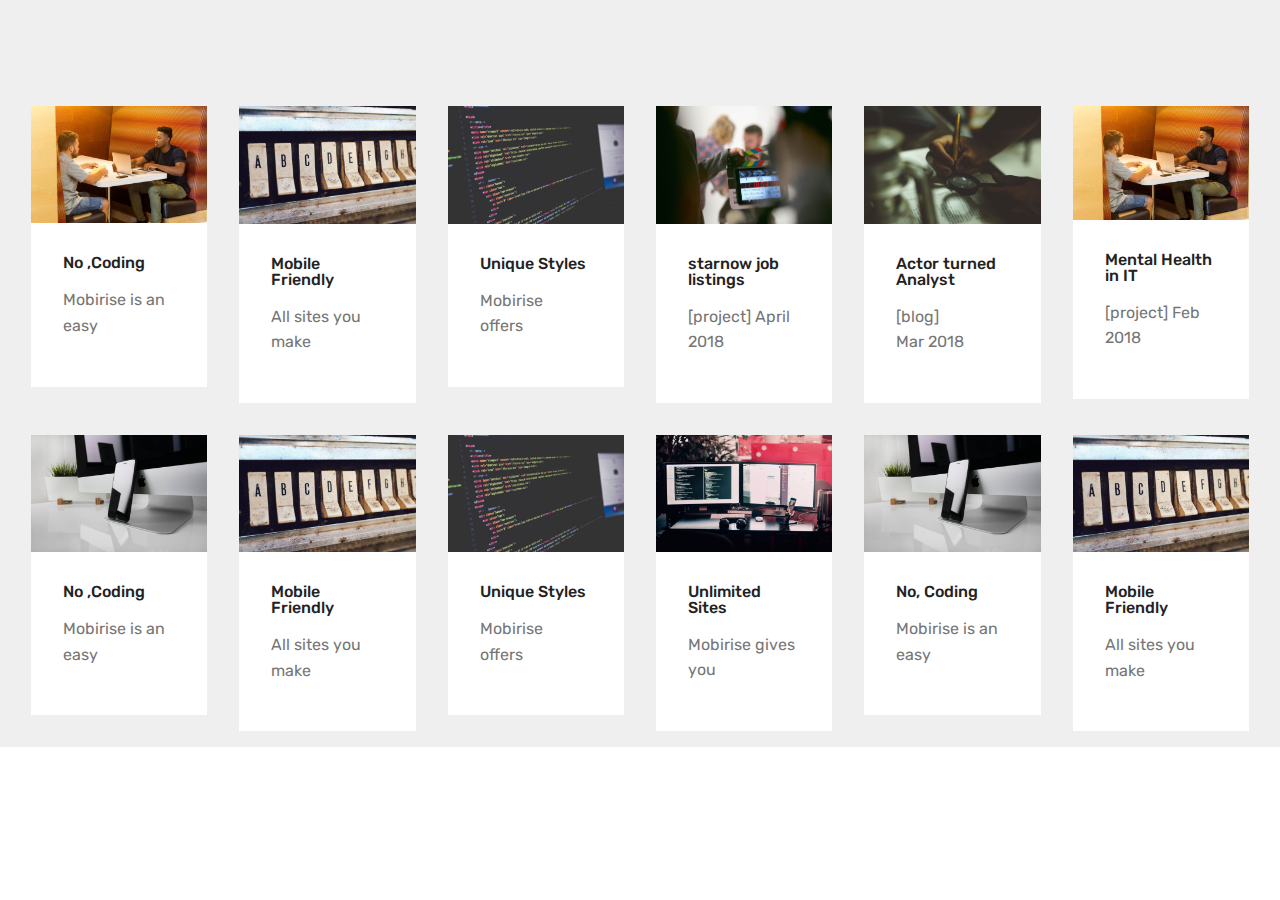
<file: page6.html>
<!DOCTYPE html>
<html >
<head>
  <!-- Site made with Mobirise Website Builder v4.6.7, https://mobirise.com -->
  <meta charset="UTF-8">
  <meta http-equiv="X-UA-Compatible" content="IE=edge">
  <meta name="generator" content="Mobirise v4.6.7, mobirise.com">
  <meta name="viewport" content="width=device-width, initial-scale=1, minimum-scale=1">
  <link rel="shortcut icon" href="assets/images/logo4.png" type="image/x-icon">
  <meta name="description" content="Site Creator Description">
  <title>all entries page</title>
  <link rel="stylesheet" href="assets/tether/tether.min.css">
  <link rel="stylesheet" href="assets/bootstrap/css/bootstrap.min.css">
  <link rel="stylesheet" href="assets/bootstrap/css/bootstrap-grid.min.css">
  <link rel="stylesheet" href="assets/bootstrap/css/bootstrap-reboot.min.css">
  <link rel="stylesheet" href="assets/theme/css/style.css">
  <link rel="stylesheet" href="assets/mobirise/css/mbr-additional.css" type="text/css">
  
  
  
</head>
<body>

<!-- Google Analytics -->
<!-- Global site tag (gtag.js) - Google Analytics -->
<script async src="https://www.googletagmanager.com/gtag/js?id=UA-117855080-1"></script>
<script>
  window.dataLayer = window.dataLayer || [];
  function gtag(){dataLayer.push(arguments);}
  gtag('js', new Date());

  gtag('config', 'UA-117855080-1');
</script>
<!-- /Google Analytics -->


  <section class="features17 cid-qOjjhIgpYl" id="features17-1s">
    
    

    
    <div class="container-fluid">
        <div class="media-container-row">
            <div class="card p-3 col-12 col-md-6 col-lg-2">
                <div class="card-wrapper">
                    <div class="card-img">
                        <img src="assets/images/mbr-5-1620x1080.jpg" alt="Mobirise" title="">
                    </div>
                    <div class="card-box">
                        <h4 class="card-title pb-3 mbr-fonts-style display-7">
                            No ,Coding<br>                        </h4>
                        <p class="mbr-text mbr-fonts-style display-7">
                            Mobirise is an easy&nbsp;</p>
                    </div>
                </div>
            </div>

            <div class="card p-3 col-12 col-md-6 col-lg-2">
                <div class="card-wrapper">
                    <div class="card-img">
                        <img src="assets/images/02.jpg" alt="Mobirise">
                    </div>
                    <div class="card-box">
                        <h4 class="card-title pb-3 mbr-fonts-style display-7">
                            Mobile Friendly
                        </h4>
                        <p class="mbr-text mbr-fonts-style display-7">
                            All sites you make&nbsp;</p>
                    </div>
                </div>
            </div>

            <div class="card p-3 col-12 col-md-6 col-lg-2">
                <div class="card-wrapper">
                    <div class="card-img">
                        <img src="assets/images/030.jpg" alt="Mobirise">
                    </div>
                    <div class="card-box">
                        <h4 class="card-title pb-3 mbr-fonts-style display-7">
                            Unique Styles
                        </h4>
                        <p class="mbr-text mbr-fonts-style display-7">
                            Mobirise offers&nbsp;</p>
                    </div>
                </div>
            </div>

            <div class="card p-3 col-12 col-md-6 col-lg-2">
                <div class="card-wrapper">
                    <div class="card-img">
                        <img src="assets/images/mbr-6-1620x1080.jpg" alt="Mobirise" title="">
                    </div>
                    <div class="card-box">
                        <h4 class="card-title pb-3 mbr-fonts-style display-7">
                            starnow job listings</h4>
                        <p class="mbr-text mbr-fonts-style display-7">
                           [project] April 2018</p>
                    </div>
                </div>
            </div>
            <div class="card p-3 col-12 col-md-6 col-lg-2">
                <div class="card-wrapper">
                    <div class="card-img">
                        <img src="assets/images/mbr-8-1620x1080.jpg" alt="Mobirise" title="">
                    </div>
                    <div class="card-box">
                        <h4 class="card-title pb-3 mbr-fonts-style display-7">
                            Actor turned Analyst<br>
                        </h4>
                        <p class="mbr-text mbr-fonts-style display-7">
                            [blog] <br>Mar 2018</p>
                    </div>
                </div>
            </div>
            <div class="card p-3 col-12 col-md-6 col-lg-2">
                <div class="card-wrapper">
                    <div class="card-img">
                        <a href="page1.html#content4-10"><img src="assets/images/mbr-3-1620x1080.jpg" alt="Mobirise" title=""></a>
                    </div>
                    <div class="card-box">
                        <h4 class="card-title pb-3 mbr-fonts-style display-7">
                            Mental Health in IT<br></h4>
                        <p class="mbr-text mbr-fonts-style display-7">[project] Feb 2018&nbsp;</p>
                    </div>
                </div>
            </div>
        </div>
    </div>
</section>

<section class="engine"><a href="https://mobirise.ws/l">free html website maker</a></section><section class="features17 cid-qOjkoW67AI" id="features17-1t">
    
    

    
    <div class="container-fluid">
        <div class="media-container-row">
            <div class="card p-3 col-12 col-md-6 col-lg-2">
                <div class="card-wrapper">
                    <div class="card-img">
                        <img src="assets/images/01.jpg" alt="Mobirise">
                    </div>
                    <div class="card-box">
                        <h4 class="card-title pb-3 mbr-fonts-style display-7">
                            No ,Coding<br>                        </h4>
                        <p class="mbr-text mbr-fonts-style display-7">
                            Mobirise is an easy&nbsp;</p>
                    </div>
                </div>
            </div>

            <div class="card p-3 col-12 col-md-6 col-lg-2">
                <div class="card-wrapper">
                    <div class="card-img">
                        <img src="assets/images/021.jpg" alt="Mobirise">
                    </div>
                    <div class="card-box">
                        <h4 class="card-title pb-3 mbr-fonts-style display-7">
                            Mobile Friendly
                        </h4>
                        <p class="mbr-text mbr-fonts-style display-7">
                            All sites you make&nbsp;</p>
                    </div>
                </div>
            </div>

            <div class="card p-3 col-12 col-md-6 col-lg-2">
                <div class="card-wrapper">
                    <div class="card-img">
                        <img src="assets/images/03.jpg" alt="Mobirise">
                    </div>
                    <div class="card-box">
                        <h4 class="card-title pb-3 mbr-fonts-style display-7">
                            Unique Styles
                        </h4>
                        <p class="mbr-text mbr-fonts-style display-7">
                            Mobirise offers&nbsp;</p>
                    </div>
                </div>
            </div>

            <div class="card p-3 col-12 col-md-6 col-lg-2">
                <div class="card-wrapper">
                    <div class="card-img">
                        <img src="assets/images/04.jpg" alt="Mobirise">
                    </div>
                    <div class="card-box">
                        <h4 class="card-title pb-3 mbr-fonts-style display-7">
                            Unlimited Sites
                        </h4>
                        <p class="mbr-text mbr-fonts-style display-7">
                           Mobirise gives you &nbsp;</p>
                    </div>
                </div>
            </div>
            <div class="card p-3 col-12 col-md-6 col-lg-2">
                <div class="card-wrapper">
                    <div class="card-img">
                        <img src="assets/images/01.jpg" alt="Mobirise">
                    </div>
                    <div class="card-box">
                        <h4 class="card-title pb-3 mbr-fonts-style display-7">
                            No, Coding<br>
                        </h4>
                        <p class="mbr-text mbr-fonts-style display-7">
                            Mobirise is an easy&nbsp;</p>
                    </div>
                </div>
            </div>
            <div class="card p-3 col-12 col-md-6 col-lg-2">
                <div class="card-wrapper">
                    <div class="card-img">
                        <img src="assets/images/021.jpg" alt="Mobirise">
                    </div>
                    <div class="card-box">
                        <h4 class="card-title pb-3 mbr-fonts-style display-7">
                            Mobile Friendly
                        </h4>
                        <p class="mbr-text mbr-fonts-style display-7">
                            All sites you make&nbsp;</p>
                    </div>
                </div>
            </div>
        </div>
    </div>
</section>


  <script src="assets/web/assets/jquery/jquery.min.js"></script>
  <script src="assets/popper/popper.min.js"></script>
  <script src="assets/tether/tether.min.js"></script>
  <script src="assets/bootstrap/js/bootstrap.min.js"></script>
  <script src="assets/smoothscroll/smooth-scroll.js"></script>
  <script src="assets/theme/js/script.js"></script>
  
  
</body>
</html>
</file>
<file: assets/web/assets/mobirise-icons/mobirise-icons.css>
@font-face {
  font-family: 'MobiriseIcons';
  src:  url('mobirise-icons.eot?spat4u');
  src:  url('mobirise-icons.eot?spat4u#iefix') format('embedded-opentype'),
    url('mobirise-icons.ttf?spat4u') format('truetype'),
    url('mobirise-icons.woff?spat4u') format('woff'),
    url('mobirise-icons.svg?spat4u#MobiriseIcons') format('svg');
  font-weight: normal;
  font-style: normal;
}

[class^="mbri-"], [class*=" mbri-"] {
  /* use !important to prevent issues with browser extensions that change fonts */
  font-family: MobiriseIcons !important;
  speak: none;
  font-style: normal;
  font-weight: normal;
  font-variant: normal;
  text-transform: none;
  line-height: 1;

  /* Better Font Rendering =========== */
  -webkit-font-smoothing: antialiased;
  -moz-osx-font-smoothing: grayscale;
}

.mbri-add-submenu:before {
  content: "\e900";
}
.mbri-alert:before {
  content: "\e901";
}
.mbri-align-center:before {
  content: "\e902";
}
.mbri-align-justify:before {
  content: "\e903";
}
.mbri-align-left:before {
  content: "\e904";
}
.mbri-align-right:before {
  content: "\e905";
}
.mbri-android:before {
  content: "\e906";
}
.mbri-apple:before {
  content: "\e907";
}
.mbri-arrow-down:before {
  content: "\e908";
}
.mbri-arrow-next:before {
  content: "\e909";
}
.mbri-arrow-prev:before {
  content: "\e90a";
}
.mbri-arrow-up:before {
  content: "\e90b";
}
.mbri-bold:before {
  content: "\e90c";
}
.mbri-bookmark:before {
  content: "\e90d";
}
.mbri-bootstrap:before {
  content: "\e90e";
}
.mbri-briefcase:before {
  content: "\e90f";
}
.mbri-browse:before {
  content: "\e910";
}
.mbri-bulleted-list:before {
  content: "\e911";
}
.mbri-calendar:before {
  content: "\e912";
}
.mbri-camera:before {
  content: "\e913";
}
.mbri-cart-add:before {
  content: "\e914";
}
.mbri-cart-full:before {
  content: "\e915";
}
.mbri-cash:before {
  content: "\e916";
}
.mbri-change-style:before {
  content: "\e917";
}
.mbri-chat:before {
  content: "\e918";
}
.mbri-clock:before {
  content: "\e919";
}
.mbri-close:before {
  content: "\e91a";
}
.mbri-cloud:before {
  content: "\e91b";
}
.mbri-code:before {
  content: "\e91c";
}
.mbri-contact-form:before {
  content: "\e91d";
}
.mbri-credit-card:before {
  content: "\e91e";
}
.mbri-cursor-click:before {
  content: "\e91f";
}
.mbri-cust-feedback:before {
  content: "\e920";
}
.mbri-database:before {
  content: "\e921";
}
.mbri-delivery:before {
  content: "\e922";
}
.mbri-desktop:before {
  content: "\e923";
}
.mbri-devices:before {
  content: "\e924";
}
.mbri-down:before {
  content: "\e925";
}
.mbri-download:before {
  content: "\e989";
}
.mbri-drag-n-drop:before {
  content: "\e927";
}
.mbri-drag-n-drop2:before {
  content: "\e928";
}
.mbri-edit:before {
  content: "\e929";
}
.mbri-edit2:before {
  content: "\e92a";
}
.mbri-error:before {
  content: "\e92b";
}
.mbri-extension:before {
  content: "\e92c";
}
.mbri-features:before {
  content: "\e92d";
}
.mbri-file:before {
  content: "\e92e";
}
.mbri-flag:before {
  content: "\e92f";
}
.mbri-folder:before {
  content: "\e930";
}
.mbri-gift:before {
  content: "\e931";
}
.mbri-github:before {
  content: "\e932";
}
.mbri-globe:before {
  content: "\e933";
}
.mbri-globe-2:before {
  content: "\e934";
}
.mbri-growing-chart:before {
  content: "\e935";
}
.mbri-hearth:before {
  content: "\e936";
}
.mbri-help:before {
  content: "\e937";
}
.mbri-home:before {
  content: "\e938";
}
.mbri-hot-cup:before {
  content: "\e939";
}
.mbri-idea:before {
  content: "\e93a";
}
.mbri-image-gallery:before {
  content: "\e93b";
}
.mbri-image-slider:before {
  content: "\e93c";
}
.mbri-info:before {
  content: "\e93d";
}
.mbri-italic:before {
  content: "\e93e";
}
.mbri-key:before {
  content: "\e93f";
}
.mbri-laptop:before {
  content: "\e940";
}
.mbri-layers:before {
  content: "\e941";
}
.mbri-left-right:before {
  content: "\e942";
}
.mbri-left:before {
  content: "\e943";
}
.mbri-letter:before {
  content: "\e944";
}
.mbri-like:before {
  content: "\e945";
}
.mbri-link:before {
  content: "\e946";
}
.mbri-lock:before {
  content: "\e947";
}
.mbri-login:before {
  content: "\e948";
}
.mbri-logout:before {
  content: "\e949";
}
.mbri-magic-stick:before {
  content: "\e94a";
}
.mbri-map-pin:before {
  content: "\e94b";
}
.mbri-menu:before {
  content: "\e94c";
}
.mbri-mobile:before {
  content: "\e94d";
}
.mbri-mobile2:before {
  content: "\e94e";
}
.mbri-mobirise:before {
  content: "\e94f";
}
.mbri-more-horizontal:before {
  content: "\e950";
}
.mbri-more-vertical:before {
  content: "\e951";
}
.mbri-music:before {
  content: "\e952";
}
.mbri-new-file:before {
  content: "\e953";
}
.mbri-numbered-list:before {
  content: "\e954";
}
.mbri-opened-folder:before {
  content: "\e955";
}
.mbri-pages:before {
  content: "\e956";
}
.mbri-paper-plane:before {
  content: "\e957";
}
.mbri-paperclip:before {
  content: "\e958";
}
.mbri-photo:before {
  content: "\e959";
}
.mbri-photos:before {
  content: "\e95a";
}
.mbri-pin:before {
  content: "\e95b";
}
.mbri-play:before {
  content: "\e95c";
}
.mbri-plus:before {
  content: "\e95d";
}
.mbri-preview:before {
  content: "\e95e";
}
.mbri-print:before {
  content: "\e95f";
}
.mbri-protect:before {
  content: "\e960";
}
.mbri-question:before {
  content: "\e961";
}
.mbri-quote-left:before {
  content: "\e962";
}
.mbri-quote-right:before {
  content: "\e963";
}
.mbri-refresh:before {
  content: "\e964";
}
.mbri-responsive:before {
  content: "\e965";
}
.mbri-right:before {
  content: "\e966";
}
.mbri-rocket:before {
  content: "\e967";
}
.mbri-sad-face:before {
  content: "\e968";
}
.mbri-sale:before {
  content: "\e969";
}
.mbri-save:before {
  content: "\e96a";
}
.mbri-search:before {
  content: "\e96b";
}
.mbri-setting:before {
  content: "\e96c";
}
.mbri-setting2:before {
  content: "\e96d";
}
.mbri-setting3:before {
  content: "\e96e";
}
.mbri-share:before {
  content: "\e96f";
}
.mbri-shopping-bag:before {
  content: "\e970";
}
.mbri-shopping-basket:before {
  content: "\e971";
}
.mbri-shopping-cart:before {
  content: "\e972";
}
.mbri-sites:before {
  content: "\e973";
}
.mbri-smile-face:before {
  content: "\e974";
}
.mbri-speed:before {
  content: "\e975";
}
.mbri-star:before {
  content: "\e976";
}
.mbri-success:before {
  content: "\e977";
}
.mbri-sun:before {
  content: "\e978";
}
.mbri-sun2:before {
  content: "\e979";
}
.mbri-tablet:before {
  content: "\e97a";
}
.mbri-tablet-vertical:before {
  content: "\e97b";
}
.mbri-target:before {
  content: "\e97c";
}
.mbri-timer:before {
  content: "\e97d";
}
.mbri-to-ftp:before {
  content: "\e97e";
}
.mbri-to-local-drive:before {
  content: "\e97f";
}
.mbri-touch-swipe:before {
  content: "\e980";
}
.mbri-touch:before {
  content: "\e981";
}
.mbri-trash:before {
  content: "\e982";
}
.mbri-underline:before {
  content: "\e983";
}
.mbri-unlink:before {
  content: "\e984";
}
.mbri-unlock:before {
  content: "\e985";
}
.mbri-up-down:before {
  content: "\e986";
}
.mbri-up:before {
  content: "\e987";
}
.mbri-update:before {
  content: "\e988";
}
.mbri-upload:before {
 content: "\e926"; 
}
.mbri-user:before {
  content: "\e98a";
}
.mbri-user2:before {
  content: "\e98b";
}
.mbri-users:before {
  content: "\e98c";
}
.mbri-video:before {
  content: "\e98d";
}
.mbri-video-play:before {
  content: "\e98e";
}
.mbri-watch:before {
  content: "\e98f";
}
.mbri-website-theme:before {
  content: "\e990";
}
.mbri-wifi:before {
  content: "\e991";
}
.mbri-windows:before {
  content: "\e992";
}
.mbri-zoom-out:before {
  content: "\e993";
}
.mbri-redo:before {
  content: "\e994";
}
.mbri-undo:before {
  content: "\e995";
}
</file>
<file: assets/theme/css/style.css>
/*!
 * Mobirise v4 theme (https://mobirise.com/)
 * Copyright 2017 Mobirise
 */
section {
  background-color: #eeeeee; }

section,
.container,
.container-fluid {
  position: relative;
  word-wrap: break-word; }

a.mbr-iconfont:hover {
  text-decoration: none; }

.article .lead p, .article .lead ul, .article .lead ol, .article .lead pre, .article .lead blockquote {
  margin-bottom: 0; }

a {
  font-style: normal;
  font-weight: 400;
  cursor: pointer; }
  a, a:hover {
    text-decoration: none; }

figure {
  margin-bottom: 0; }

body {
  color: #232323; }

h1, h2, h3, h4, h5, h6,
.h1, .h2, .h3, .h4, .h5, .h6,
.display-1, .display-2, .display-3, .display-4 {
  line-height: 1;
  word-break: break-word;
  word-wrap: break-word; }

b, strong {
  font-weight: bold; }

blockquote {
  padding: 10px 0 10px 20px;
  position: relative;
  border-left: 2px solid;
  border-color: #ff3366; }

input:-webkit-autofill, input:-webkit-autofill:hover, input:-webkit-autofill:focus, input:-webkit-autofill:active {
  transition-delay: 9999s;
  transition-property: background-color, color; }

textarea[type="hidden"] {
  display: none; }

body {
  position: relative; }

section {
  background-position: 50% 50%;
  background-repeat: no-repeat;
  background-size: cover; }
  section .mbr-background-video,
  section .mbr-background-video-preview {
    position: absolute;
    bottom: 0;
    left: 0;
    right: 0;
    top: 0; }

.hidden {
  visibility: hidden; }

.mbr-z-index20 {
  z-index: 20; }

/*! Base colors */
.mbr-white {
  color: #ffffff; }

.mbr-black {
  color: #000000; }

.mbr-bg-white {
  background-color: #ffffff; }

.mbr-bg-black {
  background-color: #000000; }

/*! Text-aligns */
.align-left {
  text-align: left; }

.align-center {
  text-align: center; }

.align-right {
  text-align: right; }

@media (max-width: 767px) {
  .align-left, .align-center, .align-right, .mbr-section-btn, .mbr-section-title {
    text-align: center; } }
/*! Font-weight  */
.mbr-light {
  font-weight: 300; }

.mbr-regular {
  font-weight: 400; }

.mbr-semibold {
  font-weight: 500; }

.mbr-bold {
  font-weight: 700; }

/*! Media  */
.media-size-item {
  -webkit-flex: 1 1 auto;
  -moz-flex: 1 1 auto;
  -ms-flex: 1 1 auto;
  -o-flex: 1 1 auto;
  flex: 1 1 auto; }

.media-content {
  -webkit-flex-basis: 100%;
  flex-basis: 100%; }

.media-container-row {
  display: -ms-flexbox;
  display: -webkit-flex;
  display: flex;
  -webkit-flex-direction: row;
  -ms-flex-direction: row;
  flex-direction: row;
  -webkit-flex-wrap: wrap;
  -ms-flex-wrap: wrap;
  flex-wrap: wrap;
  -webkit-justify-content: center;
  -ms-flex-pack: center;
  justify-content: center;
  -webkit-align-content: center;
  -ms-flex-line-pack: center;
  align-content: center;
  -webkit-align-items: start;
  -ms-flex-align: start;
  align-items: start; }
  .media-container-row .media-size-item {
    width: 400px; }

.media-container-column {
  display: -ms-flexbox;
  display: -webkit-flex;
  display: flex;
  -webkit-flex-direction: column;
  -ms-flex-direction: column;
  flex-direction: column;
  -webkit-flex-wrap: wrap;
  -ms-flex-wrap: wrap;
  flex-wrap: wrap;
  -webkit-justify-content: center;
  -ms-flex-pack: center;
  justify-content: center;
  -webkit-align-content: center;
  -ms-flex-line-pack: center;
  align-content: center;
  -webkit-align-items: stretch;
  -ms-flex-align: stretch;
  align-items: stretch; }
  .media-container-column > * {
    width: 100%; }

@media (min-width: 992px) {
  .media-container-row {
    -webkit-flex-wrap: nowrap;
    -ms-flex-wrap: nowrap;
    flex-wrap: nowrap; } }
figure {
  overflow: hidden; }

figure[mbr-media-size] {
  transition: width 0.1s; }

.mbr-figure img, .mbr-figure iframe {
  display: block;
  width: 100%; }

.card {
  background-color: transparent;
  border: none; }

.card-img {
  text-align: center;
  flex-shrink: 0; }

.media {
  max-width: 100%;
  margin: 0 auto; }

.mbr-figure {
  -ms-flex-item-align: center;
  -ms-grid-row-align: center;
  -webkit-align-self: center;
  align-self: center; }

.media-container > div {
  max-width: 100%; }

.mbr-figure img, .card-img img {
  width: 100%; }

@media (max-width: 991px) {
  .media-size-item {
    width: auto !important; }

  .media {
    width: auto; }

  .mbr-figure {
    width: 100% !important; } }
/*! Buttons */
.mbr-section-btn {
  margin-left: -.25rem;
  margin-right: -.25rem;
  font-size: 0; }

nav .mbr-section-btn {
  margin-left: 0rem;
  margin-right: 0rem; }

/*! Btn icon margin */
.btn .mbr-iconfont, .btn.btn-sm .mbr-iconfont {
  cursor: pointer;
  margin-right: 0.5rem; }

.btn.btn-md .mbr-iconfont, .btn.btn-md .mbr-iconfont {
  margin-right: 0.8rem; }

.mbr-regular {
  font-weight: 400; }

.mbr-semibold {
  font-weight: 500; }

.mbr-bold {
  font-weight: 700; }

[type="submit"] {
  -webkit-appearance: none; }

/*! Full-screen */
.mbr-fullscreen .mbr-overlay {
  min-height: 100vh; }

.mbr-fullscreen {
  display: flex;
  display: -webkit-flex;
  display: -moz-flex;
  display: -ms-flex;
  display: -o-flex;
  align-items: center;
  -webkit-align-items: center;
  min-height: 100vh;
  padding-top: 3rem;
  padding-bottom: 3rem; }

/*! Map */
.map {
  height: 25rem;
  position: relative; }
  .map iframe {
    width: 100%;
    height: 100%; }

/* Form */
.form-asterisk {
  font-family: initial;
  position: absolute;
  top: -2px;
  font-weight: normal; }

/*! Scroll to top arrow */
.mbr-arrow-up {
  bottom: 25px;
  right: 90px;
  position: fixed;
  text-align: right;
  z-index: 5000;
  color: #ffffff;
  font-size: 32px;
  transform: rotate(180deg);
  -webkit-transform: rotate(180deg); }

.mbr-arrow-up a {
  background: rgba(0, 0, 0, 0.2);
  border-radius: 3px;
  color: #fff;
  display: inline-block;
  height: 60px;
  width: 60px;
  outline-style: none !important;
  position: relative;
  text-decoration: none;
  transition: all .3s ease-in-out;
  cursor: pointer;
  text-align: center; }
  .mbr-arrow-up a:hover {
    background-color: rgba(0, 0, 0, 0.4); }
  .mbr-arrow-up a i {
    line-height: 60px; }

.mbr-arrow-up-icon {
  display: block;
  color: #fff; }

.mbr-arrow-up-icon::before {
  content: "\203a";
  display: inline-block;
  font-family: serif;
  font-size: 32px;
  line-height: 1;
  font-style: normal;
  position: relative;
  top: 6px;
  left: -4px;
  -webkit-transform: rotate(-90deg);
  transform: rotate(-90deg); }

/*! Arrow Down */
.mbr-arrow {
  position: absolute;
  bottom: 45px;
  left: 50%;
  width: 60px;
  height: 60px;
  cursor: pointer;
  background-color: rgba(80, 80, 80, 0.5);
  border-radius: 50%;
  -webkit-transform: translateX(-50%);
  transform: translateX(-50%); }
  .mbr-arrow > a {
    display: inline-block;
    text-decoration: none;
    outline-style: none;
    -webkit-animation: arrowdown 1.7s ease-in-out infinite;
    animation: arrowdown 1.7s ease-in-out infinite; }
    .mbr-arrow > a > i {
      position: absolute;
      top: -2px;
      left: 15px;
      font-size: 2rem; }

@keyframes arrowdown {
  0% {
    transform: translateY(0px);
    -webkit-transform: translateY(0px); }
  50% {
    transform: translateY(-5px);
    -webkit-transform: translateY(-5px); }
  100% {
    transform: translateY(0px);
    -webkit-transform: translateY(0px); } }
@-webkit-keyframes arrowdown {
  0% {
    transform: translateY(0px);
    -webkit-transform: translateY(0px); }
  50% {
    transform: translateY(-5px);
    -webkit-transform: translateY(-5px); }
  100% {
    transform: translateY(0px);
    -webkit-transform: translateY(0px); } }
@media (max-width: 500px) {
  .mbr-arrow-up {
    left: 50%;
    right: auto;
    transform: translateX(-50%) rotate(180deg);
    -webkit-transform: translateX(-50%) rotate(180deg); } }
/*Gradients animation*/
@keyframes gradient-animation {
  from {
    background-position: 0% 100%;
    animation-timing-function: ease-in-out; }
  to {
    background-position: 100% 0%;
    animation-timing-function: ease-in-out; } }
@-webkit-keyframes gradient-animation {
  from {
    background-position: 0% 100%;
    animation-timing-function: ease-in-out; }
  to {
    background-position: 100% 0%;
    animation-timing-function: ease-in-out; } }
.bg-gradient {
  background-size: 200% 200%;
  animation: gradient-animation 5s infinite alternate;
  -webkit-animation: gradient-animation 5s infinite alternate; }

.menu .navbar-brand {
  display: -webkit-flex; }
  .menu .navbar-brand span {
    display: flex;
    display: -webkit-flex; }
  .menu .navbar-brand .navbar-caption-wrap {
    display: -webkit-flex; }
  .menu .navbar-brand .navbar-logo img {
    display: -webkit-flex; }
@media (min-width: 768px) and (max-width: 991px) {
  .menu .navbar-toggleable-sm .navbar-nav {
    display: -webkit-box;
    display: -webkit-flex;
    display: -ms-flexbox; } }
@media (min-width: 992px) {
  .menu .navbar-nav.nav-dropdown {
    display: -webkit-flex; }
  .menu .navbar-toggleable-sm .navbar-collapse {
    display: -webkit-flex !important; } }

/*# sourceMappingURL=style.css.map */
.engine {
	position: absolute;
	text-indent: -2400px;
	text-align: center;
	padding: 0;
	top: 0;
	left: -2400px;
}
</file>
<file: assets/mobirise/css/mbr-additional.css>
@import url(https://fonts.googleapis.com/css?family=Rubik:300,300i,400,400i,500,500i,700,700i,900,900i);





body {
  font-style: normal;
  line-height: 1.5;
}
.mbr-section-title {
  font-style: normal;
  line-height: 1.2;
}
.mbr-section-subtitle {
  line-height: 1.3;
}
.mbr-text {
  font-style: normal;
  line-height: 1.6;
}
.display-1 {
  font-family: 'Rubik', sans-serif;
  font-size: 4.25rem;
}
.display-1 > .mbr-iconfont {
  font-size: 6.8rem;
}
.display-2 {
  font-family: 'Rubik', sans-serif;
  font-size: 3rem;
}
.display-2 > .mbr-iconfont {
  font-size: 4.8rem;
}
.display-4 {
  font-family: 'Rubik', sans-serif;
  font-size: 1rem;
}
.display-4 > .mbr-iconfont {
  font-size: 1.6rem;
}
.display-5 {
  font-family: 'Rubik', sans-serif;
  font-size: 1.5rem;
}
.display-5 > .mbr-iconfont {
  font-size: 2.4rem;
}
.display-7 {
  font-family: 'Rubik', sans-serif;
  font-size: 1rem;
}
.display-7 > .mbr-iconfont {
  font-size: 1.6rem;
}
/* ---- Fluid typography for mobile devices ---- */
/* 1.4 - font scale ratio ( bootstrap == 1.42857 ) */
/* 100vw - current viewport width */
/* (48 - 20)  48 == 48rem == 768px, 20 == 20rem == 320px(minimal supported viewport) */
/* 0.65 - min scale variable, may vary */
@media (max-width: 768px) {
  .display-1 {
    font-size: 3.4rem;
    font-size: calc( 2.1374999999999997rem + (4.25 - 2.1374999999999997) * ((100vw - 20rem) / (48 - 20)));
    line-height: calc( 1.4 * (2.1374999999999997rem + (4.25 - 2.1374999999999997) * ((100vw - 20rem) / (48 - 20))));
  }
  .display-2 {
    font-size: 2.4rem;
    font-size: calc( 1.7rem + (3 - 1.7) * ((100vw - 20rem) / (48 - 20)));
    line-height: calc( 1.4 * (1.7rem + (3 - 1.7) * ((100vw - 20rem) / (48 - 20))));
  }
  .display-4 {
    font-size: 0.8rem;
    font-size: calc( 1rem + (1 - 1) * ((100vw - 20rem) / (48 - 20)));
    line-height: calc( 1.4 * (1rem + (1 - 1) * ((100vw - 20rem) / (48 - 20))));
  }
  .display-5 {
    font-size: 1.2rem;
    font-size: calc( 1.175rem + (1.5 - 1.175) * ((100vw - 20rem) / (48 - 20)));
    line-height: calc( 1.4 * (1.175rem + (1.5 - 1.175) * ((100vw - 20rem) / (48 - 20))));
  }
}
/* Buttons */
.btn {
  font-weight: 500;
  border-width: 2px;
  font-style: normal;
  letter-spacing: 1px;
  margin: .4rem .8rem;
  white-space: normal;
  -webkit-transition: all 0.3s ease-in-out;
  -moz-transition: all 0.3s ease-in-out;
  transition: all 0.3s ease-in-out;
  padding: 1rem 3rem;
  border-radius: 3px;
  display: inline-flex;
  align-items: center;
  justify-content: center;
  word-break: break-word;
}
.btn-sm {
  font-weight: 500;
  letter-spacing: 1px;
  -webkit-transition: all 0.3s ease-in-out;
  -moz-transition: all 0.3s ease-in-out;
  transition: all 0.3s ease-in-out;
  padding: 0.6rem 1.5rem;
  border-radius: 3px;
}
.btn-md {
  font-weight: 500;
  letter-spacing: 1px;
  margin: .4rem .8rem !important;
  -webkit-transition: all 0.3s ease-in-out;
  -moz-transition: all 0.3s ease-in-out;
  transition: all 0.3s ease-in-out;
  padding: 1rem 3rem;
  border-radius: 3px;
}
.btn-lg {
  font-weight: 500;
  letter-spacing: 1px;
  margin: .4rem .8rem !important;
  -webkit-transition: all 0.3s ease-in-out;
  -moz-transition: all 0.3s ease-in-out;
  transition: all 0.3s ease-in-out;
  padding: 1.2rem 3.2rem;
  border-radius: 3px;
}
.bg-primary {
  background-color: #ffffff !important;
}
.bg-success {
  background-color: #f7ed4a !important;
}
.bg-info {
  background-color: #82786e !important;
}
.bg-warning {
  background-color: #879a9f !important;
}
.bg-danger {
  background-color: #b1a374 !important;
}
.btn-primary,
.btn-primary:active {
  background-color: #ffffff !important;
  border-color: #ffffff !important;
  color: #808080 !important;
}
.btn-primary:hover,
.btn-primary:focus,
.btn-primary.focus,
.btn-primary.active {
  color: #808080 !important;
  background-color: #d9d9d9 !important;
  border-color: #d9d9d9 !important;
}
.btn-primary.disabled,
.btn-primary:disabled {
  color: #808080 !important;
  background-color: #d9d9d9 !important;
  border-color: #d9d9d9 !important;
}
.btn-secondary,
.btn-secondary:active {
  background-color: #ff3366 !important;
  border-color: #ff3366 !important;
  color: #ffffff !important;
}
.btn-secondary:hover,
.btn-secondary:focus,
.btn-secondary.focus,
.btn-secondary.active {
  color: #ffffff !important;
  background-color: #e50039 !important;
  border-color: #e50039 !important;
}
.btn-secondary.disabled,
.btn-secondary:disabled {
  color: #ffffff !important;
  background-color: #e50039 !important;
  border-color: #e50039 !important;
}
.btn-info,
.btn-info:active {
  background-color: #82786e !important;
  border-color: #82786e !important;
  color: #ffffff !important;
}
.btn-info:hover,
.btn-info:focus,
.btn-info.focus,
.btn-info.active {
  color: #ffffff !important;
  background-color: #59524b !important;
  border-color: #59524b !important;
}
.btn-info.disabled,
.btn-info:disabled {
  color: #ffffff !important;
  background-color: #59524b !important;
  border-color: #59524b !important;
}
.btn-success,
.btn-success:active {
  background-color: #f7ed4a !important;
  border-color: #f7ed4a !important;
  color: #3f3c03 !important;
}
.btn-success:hover,
.btn-success:focus,
.btn-success.focus,
.btn-success.active {
  color: #3f3c03 !important;
  background-color: #eadd0a !important;
  border-color: #eadd0a !important;
}
.btn-success.disabled,
.btn-success:disabled {
  color: #3f3c03 !important;
  background-color: #eadd0a !important;
  border-color: #eadd0a !important;
}
.btn-warning,
.btn-warning:active {
  background-color: #879a9f !important;
  border-color: #879a9f !important;
  color: #ffffff !important;
}
.btn-warning:hover,
.btn-warning:focus,
.btn-warning.focus,
.btn-warning.active {
  color: #ffffff !important;
  background-color: #617479 !important;
  border-color: #617479 !important;
}
.btn-warning.disabled,
.btn-warning:disabled {
  color: #ffffff !important;
  background-color: #617479 !important;
  border-color: #617479 !important;
}
.btn-danger,
.btn-danger:active {
  background-color: #b1a374 !important;
  border-color: #b1a374 !important;
  color: #ffffff !important;
}
.btn-danger:hover,
.btn-danger:focus,
.btn-danger.focus,
.btn-danger.active {
  color: #ffffff !important;
  background-color: #8b7d4e !important;
  border-color: #8b7d4e !important;
}
.btn-danger.disabled,
.btn-danger:disabled {
  color: #ffffff !important;
  background-color: #8b7d4e !important;
  border-color: #8b7d4e !important;
}
.btn-white {
  color: #333333 !important;
}
.btn-white,
.btn-white:active {
  background-color: #ffffff !important;
  border-color: #ffffff !important;
  color: #808080 !important;
}
.btn-white:hover,
.btn-white:focus,
.btn-white.focus,
.btn-white.active {
  color: #808080 !important;
  background-color: #d9d9d9 !important;
  border-color: #d9d9d9 !important;
}
.btn-white.disabled,
.btn-white:disabled {
  color: #808080 !important;
  background-color: #d9d9d9 !important;
  border-color: #d9d9d9 !important;
}
.btn-black,
.btn-black:active {
  background-color: #333333 !important;
  border-color: #333333 !important;
  color: #ffffff !important;
}
.btn-black:hover,
.btn-black:focus,
.btn-black.focus,
.btn-black.active {
  color: #ffffff !important;
  background-color: #0d0d0d !important;
  border-color: #0d0d0d !important;
}
.btn-black.disabled,
.btn-black:disabled {
  color: #ffffff !important;
  background-color: #0d0d0d !important;
  border-color: #0d0d0d !important;
}
.btn-primary-outline,
.btn-primary-outline:active {
  background: none;
  border-color: #cccccc;
  color: #cccccc;
}
.btn-primary-outline:hover,
.btn-primary-outline:focus,
.btn-primary-outline.focus,
.btn-primary-outline.active {
  color: #808080;
  background-color: #ffffff;
  border-color: #ffffff;
}
.btn-primary-outline.disabled,
.btn-primary-outline:disabled {
  color: #808080 !important;
  background-color: #ffffff !important;
  border-color: #ffffff !important;
}
.btn-secondary-outline,
.btn-secondary-outline:active {
  background: none;
  border-color: #cc0033;
  color: #cc0033;
}
.btn-secondary-outline:hover,
.btn-secondary-outline:focus,
.btn-secondary-outline.focus,
.btn-secondary-outline.active {
  color: #ffffff;
  background-color: #ff3366;
  border-color: #ff3366;
}
.btn-secondary-outline.disabled,
.btn-secondary-outline:disabled {
  color: #ffffff !important;
  background-color: #ff3366 !important;
  border-color: #ff3366 !important;
}
.btn-info-outline,
.btn-info-outline:active {
  background: none;
  border-color: #4b453f;
  color: #4b453f;
}
.btn-info-outline:hover,
.btn-info-outline:focus,
.btn-info-outline.focus,
.btn-info-outline.active {
  color: #ffffff;
  background-color: #82786e;
  border-color: #82786e;
}
.btn-info-outline.disabled,
.btn-info-outline:disabled {
  color: #ffffff !important;
  background-color: #82786e !important;
  border-color: #82786e !important;
}
.btn-success-outline,
.btn-success-outline:active {
  background: none;
  border-color: #d2c609;
  color: #d2c609;
}
.btn-success-outline:hover,
.btn-success-outline:focus,
.btn-success-outline.focus,
.btn-success-outline.active {
  color: #3f3c03;
  background-color: #f7ed4a;
  border-color: #f7ed4a;
}
.btn-success-outline.disabled,
.btn-success-outline:disabled {
  color: #3f3c03 !important;
  background-color: #f7ed4a !important;
  border-color: #f7ed4a !important;
}
.btn-warning-outline,
.btn-warning-outline:active {
  background: none;
  border-color: #55666b;
  color: #55666b;
}
.btn-warning-outline:hover,
.btn-warning-outline:focus,
.btn-warning-outline.focus,
.btn-warning-outline.active {
  color: #ffffff;
  background-color: #879a9f;
  border-color: #879a9f;
}
.btn-warning-outline.disabled,
.btn-warning-outline:disabled {
  color: #ffffff !important;
  background-color: #879a9f !important;
  border-color: #879a9f !important;
}
.btn-danger-outline,
.btn-danger-outline:active {
  background: none;
  border-color: #7a6e45;
  color: #7a6e45;
}
.btn-danger-outline:hover,
.btn-danger-outline:focus,
.btn-danger-outline.focus,
.btn-danger-outline.active {
  color: #ffffff;
  background-color: #b1a374;
  border-color: #b1a374;
}
.btn-danger-outline.disabled,
.btn-danger-outline:disabled {
  color: #ffffff !important;
  background-color: #b1a374 !important;
  border-color: #b1a374 !important;
}
.btn-black-outline,
.btn-black-outline:active {
  background: none;
  border-color: #000000;
  color: #000000;
}
.btn-black-outline:hover,
.btn-black-outline:focus,
.btn-black-outline.focus,
.btn-black-outline.active {
  color: #ffffff;
  background-color: #333333;
  border-color: #333333;
}
.btn-black-outline.disabled,
.btn-black-outline:disabled {
  color: #ffffff !important;
  background-color: #333333 !important;
  border-color: #333333 !important;
}
.btn-white-outline,
.btn-white-outline:active,
.btn-white-outline.active {
  background: none;
  border-color: #ffffff;
  color: #ffffff;
}
.btn-white-outline:hover,
.btn-white-outline:focus,
.btn-white-outline.focus {
  color: #333333;
  background-color: #ffffff;
  border-color: #ffffff;
}
.text-primary {
  color: #ffffff !important;
}
.text-secondary {
  color: #ff3366 !important;
}
.text-success {
  color: #f7ed4a !important;
}
.text-info {
  color: #82786e !important;
}
.text-warning {
  color: #879a9f !important;
}
.text-danger {
  color: #b1a374 !important;
}
.text-white {
  color: #ffffff !important;
}
.text-black {
  color: #000000 !important;
}
a.text-primary:hover,
a.text-primary:focus {
  color: #cccccc !important;
}
a.text-secondary:hover,
a.text-secondary:focus {
  color: #cc0033 !important;
}
a.text-success:hover,
a.text-success:focus {
  color: #d2c609 !important;
}
a.text-info:hover,
a.text-info:focus {
  color: #4b453f !important;
}
a.text-warning:hover,
a.text-warning:focus {
  color: #55666b !important;
}
a.text-danger:hover,
a.text-danger:focus {
  color: #7a6e45 !important;
}
a.text-white:hover,
a.text-white:focus {
  color: #b3b3b3 !important;
}
a.text-black:hover,
a.text-black:focus {
  color: #4d4d4d !important;
}
.alert-success {
  background-color: #70c770;
}
.alert-info {
  background-color: #82786e;
}
.alert-warning {
  background-color: #879a9f;
}
.alert-danger {
  background-color: #b1a374;
}
.mbr-section-btn a.btn:not(.btn-form) {
  border-radius: 100px;
}
.mbr-section-btn a.btn:not(.btn-form):hover,
.mbr-section-btn a.btn:not(.btn-form):focus {
  box-shadow: none !important;
}
.mbr-section-btn a.btn:not(.btn-form):hover,
.mbr-section-btn a.btn:not(.btn-form):focus {
  box-shadow: 0 10px 40px 0 rgba(0, 0, 0, 0.2) !important;
  -webkit-box-shadow: 0 10px 40px 0 rgba(0, 0, 0, 0.2) !important;
}
.mbr-gallery-filter li a {
  border-radius: 100px !important;
}
.mbr-gallery-filter li.active .btn {
  background-color: #ffffff;
  border-color: #ffffff;
  color: #8c8c8c;
}
.mbr-gallery-filter li.active .btn:focus {
  box-shadow: none;
}
.nav-tabs .nav-link {
  border-radius: 100px !important;
}
.btn-form {
  border-radius: 0;
}
.btn-form:hover {
  cursor: pointer;
}
a,
a:hover {
  color: #ffffff;
}
.mbr-plan-header.bg-primary .mbr-plan-subtitle,
.mbr-plan-header.bg-primary .mbr-plan-price-desc {
  color: #ffffff;
}
.mbr-plan-header.bg-success .mbr-plan-subtitle,
.mbr-plan-header.bg-success .mbr-plan-price-desc {
  color: #ffffff;
}
.mbr-plan-header.bg-info .mbr-plan-subtitle,
.mbr-plan-header.bg-info .mbr-plan-price-desc {
  color: #beb8b2;
}
.mbr-plan-header.bg-warning .mbr-plan-subtitle,
.mbr-plan-header.bg-warning .mbr-plan-price-desc {
  color: #ced6d8;
}
.mbr-plan-header.bg-danger .mbr-plan-subtitle,
.mbr-plan-header.bg-danger .mbr-plan-price-desc {
  color: #dfd9c6;
}
/* Scroll to top button*/
.scrollToTop_wraper {
  display: none;
}
#scrollToTop a i:before {
  content: '';
  position: absolute;
  height: 40%;
  top: 25%;
  background: #fff;
  width: 2px;
  left: calc(50% - 1px);
}
#scrollToTop a i:after {
  content: '';
  position: absolute;
  display: block;
  border-top: 2px solid #fff;
  border-right: 2px solid #fff;
  width: 40%;
  height: 40%;
  left: 30%;
  bottom: 30%;
  transform: rotate(135deg);
}
/* Others*/
.note-check a[data-value=Rubik] {
  font-style: normal;
}
.mbr-arrow a {
  color: #ffffff;
}
@media (max-width: 767px) {
  .mbr-arrow {
    display: none;
  }
}
.form-control-label {
  position: relative;
  cursor: pointer;
  margin-bottom: .357em;
  padding: 0;
}
.alert {
  color: #ffffff;
  border-radius: 0;
  border: 0;
  font-size: .875rem;
  line-height: 1.5;
  margin-bottom: 1.875rem;
  padding: 1.25rem;
  position: relative;
}
.alert.alert-form::after {
  background-color: inherit;
  bottom: -7px;
  content: "";
  display: block;
  height: 14px;
  left: 50%;
  margin-left: -7px;
  position: absolute;
  transform: rotate(45deg);
  width: 14px;
}
.form-control {
  background-color: #f5f5f5;
  box-shadow: none;
  color: #565656;
  font-family: 'Rubik', sans-serif;
  font-size: 1rem;
  line-height: 1.43;
  min-height: 3.5em;
  padding: 1.07em .5em;
}
.form-control > .mbr-iconfont {
  font-size: 1.6rem;
}
.form-control,
.form-control:focus {
  border: 1px solid #e8e8e8;
}
.form-active .form-control:invalid {
  border-color: red;
}
.mbr-overlay {
  background-color: #000;
  bottom: 0;
  left: 0;
  opacity: .5;
  position: absolute;
  right: 0;
  top: 0;
  z-index: 0;
}
blockquote {
  font-style: italic;
  padding: 10px 0 10px 20px;
  font-size: 1.09rem;
  position: relative;
  border-color: #ffffff;
  border-width: 3px;
}
ul,
ol,
pre,
blockquote {
  margin-bottom: 2.3125rem;
}
pre {
  background: #f4f4f4;
  padding: 10px 24px;
  white-space: pre-wrap;
}
.inactive {
  -webkit-user-select: none;
  -moz-user-select: none;
  -ms-user-select: none;
  user-select: none;
  pointer-events: none;
  -webkit-user-drag: none;
  user-drag: none;
}
.mbr-section__comments .row {
  justify-content: center;
}
/* Forms */
.mbr-form .btn {
  margin: .4rem 0;
}
.mbr-form .input-group-btn a.btn {
  border-radius: 100px !important;
}
.mbr-form .input-group-btn a.btn:hover {
  box-shadow: 0 10px 40px 0 rgba(0, 0, 0, 0.2);
}
.mbr-form .input-group-btn button[type="submit"] {
  border-radius: 100px !important;
  padding: 1rem 3rem;
}
.mbr-form .input-group-btn button[type="submit"]:hover {
  box-shadow: 0 10px 40px 0 rgba(0, 0, 0, 0.2);
}
.form2 .form-control {
  border-top-left-radius: 100px;
  border-bottom-left-radius: 100px;
}
.form2 .input-group-btn a.btn {
  border-top-left-radius: 0 !important;
  border-bottom-left-radius: 0 !important;
}
.form2 .input-group-btn button[type="submit"] {
  border-top-left-radius: 0 !important;
  border-bottom-left-radius: 0 !important;
}
.form3 input[type="email"] {
  border-radius: 100px !important;
}
@media (max-width: 349px) {
  .form2 input[type="email"] {
    border-radius: 100px !important;
  }
  .form2 .input-group-btn a.btn {
    border-radius: 100px !important;
  }
  .form2 .input-group-btn button[type="submit"] {
    border-radius: 100px !important;
  }
}
@media (max-width: 767px) {
  .btn {
    font-size: .75rem !important;
  }
  .btn .mbr-iconfont {
    font-size: 1rem !important;
  }
}
/* Social block */
.btn-social {
  font-size: 20px;
  border-radius: 50%;
  padding: 0;
  width: 44px;
  height: 44px;
  line-height: 44px;
  text-align: center;
  position: relative;
  border: 2px solid #c0a375;
  border-color: #ffffff;
  color: #232323;
  cursor: pointer;
}
.btn-social i {
  top: 0;
  line-height: 44px;
  width: 44px;
}
.btn-social:hover {
  color: #fff;
  background: #ffffff;
}
.btn-social + .btn {
  margin-left: .1rem;
}
/* Footer */
.mbr-footer-content li::before,
.mbr-footer .mbr-contacts li::before {
  background: #ffffff;
}
.mbr-footer-content li a:hover,
.mbr-footer .mbr-contacts li a:hover {
  color: #ffffff;
}
.footer3 input[type="email"],
.footer4 input[type="email"] {
  border-radius: 100px !important;
}
.footer3 .input-group-btn a.btn,
.footer4 .input-group-btn a.btn {
  border-radius: 100px !important;
}
.footer3 .input-group-btn button[type="submit"],
.footer4 .input-group-btn button[type="submit"] {
  border-radius: 100px !important;
}
/* Headers*/
.header13 .form-inline input[type="email"],
.header14 .form-inline input[type="email"] {
  border-radius: 100px;
}
.header13 .form-inline input[type="text"],
.header14 .form-inline input[type="text"] {
  border-radius: 100px;
}
.header13 .form-inline input[type="tel"],
.header14 .form-inline input[type="tel"] {
  border-radius: 100px;
}
.header13 .form-inline a.btn,
.header14 .form-inline a.btn {
  border-radius: 100px;
}
.header13 .form-inline button,
.header14 .form-inline button {
  border-radius: 100px !important;
}
.offset-1 {
  margin-left: 8.33333%;
}
.offset-2 {
  margin-left: 16.66667%;
}
.offset-3 {
  margin-left: 25%;
}
.offset-4 {
  margin-left: 33.33333%;
}
.offset-5 {
  margin-left: 41.66667%;
}
.offset-6 {
  margin-left: 50%;
}
.offset-7 {
  margin-left: 58.33333%;
}
.offset-8 {
  margin-left: 66.66667%;
}
.offset-9 {
  margin-left: 75%;
}
.offset-10 {
  margin-left: 83.33333%;
}
.offset-11 {
  margin-left: 91.66667%;
}
@media (min-width: 576px) {
  .offset-sm-0 {
    margin-left: 0%;
  }
  .offset-sm-1 {
    margin-left: 8.33333%;
  }
  .offset-sm-2 {
    margin-left: 16.66667%;
  }
  .offset-sm-3 {
    margin-left: 25%;
  }
  .offset-sm-4 {
    margin-left: 33.33333%;
  }
  .offset-sm-5 {
    margin-left: 41.66667%;
  }
  .offset-sm-6 {
    margin-left: 50%;
  }
  .offset-sm-7 {
    margin-left: 58.33333%;
  }
  .offset-sm-8 {
    margin-left: 66.66667%;
  }
  .offset-sm-9 {
    margin-left: 75%;
  }
  .offset-sm-10 {
    margin-left: 83.33333%;
  }
  .offset-sm-11 {
    margin-left: 91.66667%;
  }
}
@media (min-width: 768px) {
  .offset-md-0 {
    margin-left: 0%;
  }
  .offset-md-1 {
    margin-left: 8.33333%;
  }
  .offset-md-2 {
    margin-left: 16.66667%;
  }
  .offset-md-3 {
    margin-left: 25%;
  }
  .offset-md-4 {
    margin-left: 33.33333%;
  }
  .offset-md-5 {
    margin-left: 41.66667%;
  }
  .offset-md-6 {
    margin-left: 50%;
  }
  .offset-md-7 {
    margin-left: 58.33333%;
  }
  .offset-md-8 {
    margin-left: 66.66667%;
  }
  .offset-md-9 {
    margin-left: 75%;
  }
  .offset-md-10 {
    margin-left: 83.33333%;
  }
  .offset-md-11 {
    margin-left: 91.66667%;
  }
}
@media (min-width: 992px) {
  .offset-lg-0 {
    margin-left: 0%;
  }
  .offset-lg-1 {
    margin-left: 8.33333%;
  }
  .offset-lg-2 {
    margin-left: 16.66667%;
  }
  .offset-lg-3 {
    margin-left: 25%;
  }
  .offset-lg-4 {
    margin-left: 33.33333%;
  }
  .offset-lg-5 {
    margin-left: 41.66667%;
  }
  .offset-lg-6 {
    margin-left: 50%;
  }
  .offset-lg-7 {
    margin-left: 58.33333%;
  }
  .offset-lg-8 {
    margin-left: 66.66667%;
  }
  .offset-lg-9 {
    margin-left: 75%;
  }
  .offset-lg-10 {
    margin-left: 83.33333%;
  }
  .offset-lg-11 {
    margin-left: 91.66667%;
  }
}
@media (min-width: 1200px) {
  .offset-xl-0 {
    margin-left: 0%;
  }
  .offset-xl-1 {
    margin-left: 8.33333%;
  }
  .offset-xl-2 {
    margin-left: 16.66667%;
  }
  .offset-xl-3 {
    margin-left: 25%;
  }
  .offset-xl-4 {
    margin-left: 33.33333%;
  }
  .offset-xl-5 {
    margin-left: 41.66667%;
  }
  .offset-xl-6 {
    margin-left: 50%;
  }
  .offset-xl-7 {
    margin-left: 58.33333%;
  }
  .offset-xl-8 {
    margin-left: 66.66667%;
  }
  .offset-xl-9 {
    margin-left: 75%;
  }
  .offset-xl-10 {
    margin-left: 83.33333%;
  }
  .offset-xl-11 {
    margin-left: 91.66667%;
  }
}
.navbar-toggler {
  -webkit-align-self: flex-start;
  -ms-flex-item-align: start;
  align-self: flex-start;
  padding: 0.25rem 0.75rem;
  font-size: 1.25rem;
  line-height: 1;
  background: transparent;
  border: 1px solid transparent;
  -webkit-border-radius: 0.25rem;
  border-radius: 0.25rem;
}
.navbar-toggler:focus,
.navbar-toggler:hover {
  text-decoration: none;
}
.navbar-toggler-icon {
  display: inline-block;
  width: 1.5em;
  height: 1.5em;
  vertical-align: middle;
  content: "";
  background: no-repeat center center;
  -webkit-background-size: 100% 100%;
  -o-background-size: 100% 100%;
  background-size: 100% 100%;
}
.navbar-toggler-left {
  position: absolute;
  left: 1rem;
}
.navbar-toggler-right {
  position: absolute;
  right: 1rem;
}
@media (max-width: 575px) {
  .navbar-toggleable .navbar-nav .dropdown-menu {
    position: static;
    float: none;
  }
  .navbar-toggleable > .container {
    padding-right: 0;
    padding-left: 0;
  }
}
@media (min-width: 576px) {
  .navbar-toggleable {
    -webkit-box-orient: horizontal;
    -webkit-box-direction: normal;
    -webkit-flex-direction: row;
    -ms-flex-direction: row;
    flex-direction: row;
    -webkit-flex-wrap: nowrap;
    -ms-flex-wrap: nowrap;
    flex-wrap: nowrap;
    -webkit-box-align: center;
    -webkit-align-items: center;
    -ms-flex-align: center;
    align-items: center;
  }
  .navbar-toggleable .navbar-nav {
    -webkit-box-orient: horizontal;
    -webkit-box-direction: normal;
    -webkit-flex-direction: row;
    -ms-flex-direction: row;
    flex-direction: row;
  }
  .navbar-toggleable .navbar-nav .nav-link {
    padding-right: .5rem;
    padding-left: .5rem;
  }
  .navbar-toggleable > .container {
    display: -webkit-box;
    display: -webkit-flex;
    display: -ms-flexbox;
    display: flex;
    -webkit-flex-wrap: nowrap;
    -ms-flex-wrap: nowrap;
    flex-wrap: nowrap;
    -webkit-box-align: center;
    -webkit-align-items: center;
    -ms-flex-align: center;
    align-items: center;
  }
  .navbar-toggleable .navbar-collapse {
    display: -webkit-box !important;
    display: -webkit-flex !important;
    display: -ms-flexbox !important;
    display: flex !important;
    width: 100%;
  }
  .navbar-toggleable .navbar-toggler {
    display: none;
  }
}
@media (max-width: 767px) {
  .navbar-toggleable-sm .navbar-nav .dropdown-menu {
    position: static;
    float: none;
  }
  .navbar-toggleable-sm > .container {
    padding-right: 0;
    padding-left: 0;
  }
}
@media (min-width: 768px) {
  .navbar-toggleable-sm {
    -webkit-box-orient: horizontal;
    -webkit-box-direction: normal;
    -webkit-flex-direction: row;
    -ms-flex-direction: row;
    flex-direction: row;
    -webkit-flex-wrap: nowrap;
    -ms-flex-wrap: nowrap;
    flex-wrap: nowrap;
    -webkit-box-align: center;
    -webkit-align-items: center;
    -ms-flex-align: center;
    align-items: center;
  }
  .navbar-toggleable-sm .navbar-nav {
    -webkit-box-orient: horizontal;
    -webkit-box-direction: normal;
    -webkit-flex-direction: row;
    -ms-flex-direction: row;
    flex-direction: row;
  }
  .navbar-toggleable-sm .navbar-nav .nav-link {
    padding-right: .5rem;
    padding-left: .5rem;
  }
  .navbar-toggleable-sm > .container {
    display: -webkit-box;
    display: -webkit-flex;
    display: -ms-flexbox;
    display: flex;
    -webkit-flex-wrap: nowrap;
    -ms-flex-wrap: nowrap;
    flex-wrap: nowrap;
    -webkit-box-align: center;
    -webkit-align-items: center;
    -ms-flex-align: center;
    align-items: center;
  }
  .navbar-toggleable-sm .navbar-collapse {
    display: -webkit-box !important;
    display: -webkit-flex !important;
    display: -ms-flexbox !important;
    display: flex !important;
    width: 100%;
  }
  .navbar-toggleable-sm .navbar-toggler {
    display: none;
  }
}
@media (max-width: 991px) {
  .navbar-toggleable-md .navbar-nav .dropdown-menu {
    position: static;
    float: none;
  }
  .navbar-toggleable-md > .container {
    padding-right: 0;
    padding-left: 0;
  }
}
@media (min-width: 992px) {
  .navbar-toggleable-md {
    -webkit-box-orient: horizontal;
    -webkit-box-direction: normal;
    -webkit-flex-direction: row;
    -ms-flex-direction: row;
    flex-direction: row;
    -webkit-flex-wrap: nowrap;
    -ms-flex-wrap: nowrap;
    flex-wrap: nowrap;
    -webkit-box-align: center;
    -webkit-align-items: center;
    -ms-flex-align: center;
    align-items: center;
  }
  .navbar-toggleable-md .navbar-nav {
    -webkit-box-orient: horizontal;
    -webkit-box-direction: normal;
    -webkit-flex-direction: row;
    -ms-flex-direction: row;
    flex-direction: row;
  }
  .navbar-toggleable-md .navbar-nav .nav-link {
    padding-right: .5rem;
    padding-left: .5rem;
  }
  .navbar-toggleable-md > .container {
    display: -webkit-box;
    display: -webkit-flex;
    display: -ms-flexbox;
    display: flex;
    -webkit-flex-wrap: nowrap;
    -ms-flex-wrap: nowrap;
    flex-wrap: nowrap;
    -webkit-box-align: center;
    -webkit-align-items: center;
    -ms-flex-align: center;
    align-items: center;
  }
  .navbar-toggleable-md .navbar-collapse {
    display: -webkit-box !important;
    display: -webkit-flex !important;
    display: -ms-flexbox !important;
    display: flex !important;
    width: 100%;
  }
  .navbar-toggleable-md .navbar-toggler {
    display: none;
  }
}
@media (max-width: 1199px) {
  .navbar-toggleable-lg .navbar-nav .dropdown-menu {
    position: static;
    float: none;
  }
  .navbar-toggleable-lg > .container {
    padding-right: 0;
    padding-left: 0;
  }
}
@media (min-width: 1200px) {
  .navbar-toggleable-lg {
    -webkit-box-orient: horizontal;
    -webkit-box-direction: normal;
    -webkit-flex-direction: row;
    -ms-flex-direction: row;
    flex-direction: row;
    -webkit-flex-wrap: nowrap;
    -ms-flex-wrap: nowrap;
    flex-wrap: nowrap;
    -webkit-box-align: center;
    -webkit-align-items: center;
    -ms-flex-align: center;
    align-items: center;
  }
  .navbar-toggleable-lg .navbar-nav {
    -webkit-box-orient: horizontal;
    -webkit-box-direction: normal;
    -webkit-flex-direction: row;
    -ms-flex-direction: row;
    flex-direction: row;
  }
  .navbar-toggleable-lg .navbar-nav .nav-link {
    padding-right: .5rem;
    padding-left: .5rem;
  }
  .navbar-toggleable-lg > .container {
    display: -webkit-box;
    display: -webkit-flex;
    display: -ms-flexbox;
    display: flex;
    -webkit-flex-wrap: nowrap;
    -ms-flex-wrap: nowrap;
    flex-wrap: nowrap;
    -webkit-box-align: center;
    -webkit-align-items: center;
    -ms-flex-align: center;
    align-items: center;
  }
  .navbar-toggleable-lg .navbar-collapse {
    display: -webkit-box !important;
    display: -webkit-flex !important;
    display: -ms-flexbox !important;
    display: flex !important;
    width: 100%;
  }
  .navbar-toggleable-lg .navbar-toggler {
    display: none;
  }
}
.navbar-toggleable-xl {
  -webkit-box-orient: horizontal;
  -webkit-box-direction: normal;
  -webkit-flex-direction: row;
  -ms-flex-direction: row;
  flex-direction: row;
  -webkit-flex-wrap: nowrap;
  -ms-flex-wrap: nowrap;
  flex-wrap: nowrap;
  -webkit-box-align: center;
  -webkit-align-items: center;
  -ms-flex-align: center;
  align-items: center;
}
.navbar-toggleable-xl .navbar-nav .dropdown-menu {
  position: static;
  float: none;
}
.navbar-toggleable-xl > .container {
  padding-right: 0;
  padding-left: 0;
}
.navbar-toggleable-xl .navbar-nav {
  -webkit-box-orient: horizontal;
  -webkit-box-direction: normal;
  -webkit-flex-direction: row;
  -ms-flex-direction: row;
  flex-direction: row;
}
.navbar-toggleable-xl .navbar-nav .nav-link {
  padding-right: .5rem;
  padding-left: .5rem;
}
.navbar-toggleable-xl > .container {
  display: -webkit-box;
  display: -webkit-flex;
  display: -ms-flexbox;
  display: flex;
  -webkit-flex-wrap: nowrap;
  -ms-flex-wrap: nowrap;
  flex-wrap: nowrap;
  -webkit-box-align: center;
  -webkit-align-items: center;
  -ms-flex-align: center;
  align-items: center;
}
.navbar-toggleable-xl .navbar-collapse {
  display: -webkit-box !important;
  display: -webkit-flex !important;
  display: -ms-flexbox !important;
  display: flex !important;
  width: 100%;
}
.navbar-toggleable-xl .navbar-toggler {
  display: none;
}
.card-img {
  width: auto;
}
.menu .navbar.collapsed:not(.beta-menu) {
  flex-direction: column;
}
.carousel-item.active,
.carousel-item-next,
.carousel-item-prev {
  display: -webkit-box;
  display: -webkit-flex;
  display: -ms-flexbox;
  display: flex;
}
.note-air-layout .dropup .dropdown-menu,
.note-air-layout .navbar-fixed-bottom .dropdown .dropdown-menu {
  bottom: initial !important;
}
html,
body {
  height: auto;
  min-height: 100vh;
}
.dropup .dropdown-toggle::after {
  display: none;
}
.cid-qJ2vf72B2N {
  padding-top: 75px;
  padding-bottom: 90px;
  background-image: url("../../../assets/images/mbr-2-720x1080.jpg");
}
.cid-qJ2vf72B2N H1 {
  color: #e66917;
}
.cid-qIWD2B30nH {
  padding-top: 30px;
  padding-bottom: 30px;
  background-color: #2e2e2e;
}
.cid-qIWD2B30nH .line {
  background-color: #ffffff;
  color: #ffffff;
  align: center;
  height: 2px;
  margin: 0 auto;
}
.cid-qIWD2B30nH .section-text {
  padding: 2rem 0;
}
.cid-qIWD2B30nH .inner-container {
  margin: 0 auto;
}
@media (max-width: 768px) {
  .cid-qIWD2B30nH .inner-container {
    width: 100% !important;
  }
}
.cid-qJ1ahN1DoQ {
  padding-top: 60px;
  padding-bottom: 0px;
  background-color: #efefef;
}
.cid-qJ1ahN1DoQ .mbr-section-subtitle {
  color: #767676;
}
.cid-qJdAlcNodT {
  padding-top: 0px;
  padding-bottom: 0px;
  background-color: #efefef;
}
.cid-qJdAlcNodT .card-box {
  padding: 0 2rem;
}
.cid-qJdAlcNodT .mbr-section-btn {
  padding-top: 1rem;
}
.cid-qJdAlcNodT .mbr-section-btn a {
  margin-top: 1rem;
  margin-bottom: 0;
}
.cid-qJdAlcNodT h4 {
  font-weight: 500;
  margin-bottom: 0;
  text-align: left;
  padding-top: 2rem;
}
.cid-qJdAlcNodT p {
  margin-bottom: 0;
  text-align: left;
  padding-top: 1.5rem;
}
.cid-qJdAlcNodT .mbr-text {
  color: #767676;
}
.cid-qJdAlcNodT .card-wrapper {
  height: 100%;
  padding-bottom: 2rem;
  background: #ffffff;
  box-shadow: 0px 0px 0px 0px rgba(0, 0, 0, 0);
  transition: box-shadow 0.3s;
}
.cid-qJdAlcNodT .card-wrapper:hover {
  box-shadow: 0px 0px 30px 0px rgba(0, 0, 0, 0.05);
  transition: box-shadow 0.3s;
}
.cid-qNJSIzPZV2 {
  padding-top: 30px;
  padding-bottom: 0px;
  background-color: #efefef;
}
.cid-qNJSIzPZV2 .mbr-section-subtitle {
  color: #767676;
}
.cid-qNJSNYreME {
  padding-top: 0px;
  padding-bottom: 0px;
  background-color: #efefef;
}
.cid-qNJSNYreME .card-box {
  padding: 0 2rem;
}
.cid-qNJSNYreME .mbr-section-btn {
  padding-top: 1rem;
}
.cid-qNJSNYreME .mbr-section-btn a {
  margin-top: 1rem;
  margin-bottom: 0;
}
.cid-qNJSNYreME h4 {
  font-weight: 500;
  margin-bottom: 0;
  text-align: left;
  padding-top: 2rem;
}
.cid-qNJSNYreME p {
  margin-bottom: 0;
  text-align: left;
  padding-top: 1.5rem;
}
.cid-qNJSNYreME .mbr-text {
  color: #767676;
}
.cid-qNJSNYreME .card-wrapper {
  height: 100%;
  padding-bottom: 2rem;
  background: #ffffff;
  box-shadow: 0px 0px 0px 0px rgba(0, 0, 0, 0);
  transition: box-shadow 0.3s;
}
.cid-qNJSNYreME .card-wrapper:hover {
  box-shadow: 0px 0px 30px 0px rgba(0, 0, 0, 0.05);
  transition: box-shadow 0.3s;
}
.cid-qJdBgG79bg {
  padding-top: 60px;
  padding-bottom: 30px;
  background-image: url("../../../assets/images/mbr-4-720x1080.jpg");
}
.cid-qJdBgG79bg H1 {
  color: #e66917;
}
.cid-qJdBgIO5BI {
  padding-top: 15px;
  padding-bottom: 15px;
  background-color: #2e2e2e;
}
.cid-qJdBgIO5BI .line {
  background-color: #ffffff;
  color: #ffffff;
  align: center;
  height: 2px;
  margin: 0 auto;
}
.cid-qJdBgIO5BI .section-text {
  padding: 2rem 0;
}
.cid-qJdBgIO5BI .inner-container {
  margin: 0 auto;
}
@media (max-width: 768px) {
  .cid-qJdBgIO5BI .inner-container {
    width: 100% !important;
  }
}
.cid-qJdBgJUnRB {
  padding-top: 60px;
  padding-bottom: 0px;
  background-color: #ffffff;
}
.cid-qJdBgJUnRB .mbr-section-subtitle {
  color: #767676;
}
.cid-qJdBgKNiFK {
  padding-top: 0px;
  padding-bottom: 15px;
  background-color: #ffffff;
}
@media (min-width: 992px) {
  .cid-qJdBgKNiFK .mbr-figure {
    padding-right: 4rem;
  }
}
@media (max-width: 991px) {
  .cid-qJdBgKNiFK .mbr-figure {
    padding-bottom: 3rem;
  }
}
@media (max-width: 767px) {
  .cid-qJdBgKNiFK .mbr-text {
    text-align: center;
  }
}
.cid-qJdBgKNiFK H1 {
  color: #232323;
}
.cid-qJdBgKNiFK .mbr-text,
.cid-qJdBgKNiFK .mbr-section-btn {
  color: #232323;
}
.cid-qO4WoeLPjH {
  padding-top: 0px;
  padding-bottom: 15px;
  background-color: #dafedc;
  position: relative;
}
.cid-qO4WoeLPjH .card {
  border-radius: 0px;
  margin-bottom: -1px;
}
.cid-qO4WoeLPjH .card .card-header {
  border-radius: 0px;
  border: 0px;
  padding: 0;
}
.cid-qO4WoeLPjH .card .card-header a.panel-title {
  margin-bottom: 0;
  font-style: normal;
  font-weight: 500;
  display: block;
  text-decoration: none !important;
  margin-top: -1px;
  line-height: normal;
}
.cid-qO4WoeLPjH .card .card-header a.panel-title:focus {
  text-decoration: none !important;
}
.cid-qO4WoeLPjH .card .card-header a.panel-title h4 {
  padding: 1.3rem 2rem;
  border: 1px solid #dfdfdf;
  margin-bottom: 0;
}
.cid-qO4WoeLPjH .card .card-header a.panel-title h4 .sign {
  padding-right: 1rem;
}
.cid-qO4WoeLPjH .card .panel-body {
  color: #767676;
}
.cid-qJdBgMt4eO {
  padding-top: 0px;
  padding-bottom: 0px;
  background-color: #ffffff;
}
.cid-qJdBgMt4eO .line {
  background-color: #ffffff;
  color: #ffffff;
  align: center;
  height: 2px;
  margin: 0 auto;
}
.cid-qJdBgMt4eO .section-text {
  padding: 2rem 0;
  text-align: left;
}
.cid-qJdBgMt4eO .inner-container {
  margin: 0 auto;
}
@media (max-width: 768px) {
  .cid-qJdBgMt4eO .inner-container {
    width: 100% !important;
  }
}
.cid-qJdBgMt4eO .section-text DIV {
  text-align: left;
}
.cid-qJdBgNmueZ {
  padding-top: 0px;
  padding-bottom: 0px;
  background-color: #ffffff;
}
.cid-qJdBgNmueZ .media-container-row {
  flex-direction: row-reverse;
}
@media (min-width: 992px) {
  .cid-qJdBgNmueZ .mbr-figure {
    padding-right: 4rem;
    padding-right: 0;
    padding-left: 4rem;
  }
}
@media (max-width: 991px) {
  .cid-qJdBgNmueZ .mbr-figure {
    padding-bottom: 3rem;
  }
}
@media (max-width: 767px) {
  .cid-qJdBgNmueZ .mbr-text {
    text-align: center;
  }
}
.cid-qJdBgNmueZ .mbr-text,
.cid-qJdBgNmueZ .mbr-section-btn {
  color: #232323;
}
.cid-qO7VMTPcor {
  padding-top: 0px;
  padding-bottom: 0px;
  background-color: #ffffff;
}
@media (min-width: 992px) {
  .cid-qO7VMTPcor .mbr-figure {
    padding-right: 4rem;
  }
}
@media (max-width: 991px) {
  .cid-qO7VMTPcor .mbr-figure {
    padding-bottom: 3rem;
  }
}
@media (max-width: 767px) {
  .cid-qO7VMTPcor .mbr-text {
    text-align: center;
  }
}
.cid-qO7VMTPcor .mbr-text,
.cid-qO7VMTPcor .mbr-section-btn {
  color: #232323;
}
.cid-qO7YghQpFU {
  padding-top: 0px;
  padding-bottom: 0px;
  background-color: #ffffff;
}
.cid-qO7YghQpFU .media-container-row {
  flex-direction: row-reverse;
}
@media (min-width: 992px) {
  .cid-qO7YghQpFU .mbr-figure {
    padding-right: 4rem;
    padding-right: 0;
    padding-left: 4rem;
  }
}
@media (max-width: 991px) {
  .cid-qO7YghQpFU .mbr-figure {
    padding-bottom: 3rem;
  }
}
@media (max-width: 767px) {
  .cid-qO7YghQpFU .mbr-text {
    text-align: center;
  }
}
.cid-qO7YghQpFU .mbr-text,
.cid-qO7YghQpFU .mbr-section-btn {
  color: #232323;
}
.cid-qOcKjokUN7 {
  padding-top: 0px;
  padding-bottom: 0px;
  background-color: #ffffff;
}
.cid-qOcKjokUN7 .line {
  background-color: #ffffff;
  color: #ffffff;
  align: center;
  height: 2px;
  margin: 0 auto;
}
.cid-qOcKjokUN7 .section-text {
  padding: 2rem 0;
  text-align: left;
}
.cid-qOcKjokUN7 .inner-container {
  margin: 0 auto;
}
@media (max-width: 768px) {
  .cid-qOcKjokUN7 .inner-container {
    width: 100% !important;
  }
}
.cid-qOcKjokUN7 .section-text DIV {
  text-align: left;
}
.cid-qJe9DcN7GT {
  padding-top: 0px;
  padding-bottom: 0px;
  background-color: #ffffff;
}
.cid-qJe9DcN7GT .mbr-section-subtitle {
  color: #767676;
}
.cid-qJe9DcN7GT .btn {
  margin: 0 0 .5rem 0;
}
.cid-qJdGNFbyZ3 {
  background: linear-gradient(45deg, #149dcc, #a379c2);
}
.cid-qJdHlfMZld {
  background: linear-gradient(45deg, #149dcc, #a379c2);
}
.cid-qJepwgzD1y {
  padding-top: 60px;
  padding-bottom: 30px;
  background-image: url("../../../assets/images/mbr-4-720x1080.jpg");
}
.cid-qJepwgzD1y H1 {
  color: #e66917;
}
.cid-qJepwhUTRz {
  padding-top: 15px;
  padding-bottom: 15px;
  background-color: #2e2e2e;
}
.cid-qJepwhUTRz .line {
  background-color: #ffffff;
  color: #ffffff;
  align: center;
  height: 2px;
  margin: 0 auto;
}
.cid-qJepwhUTRz .section-text {
  padding: 2rem 0;
}
.cid-qJepwhUTRz .inner-container {
  margin: 0 auto;
}
@media (max-width: 768px) {
  .cid-qJepwhUTRz .inner-container {
    width: 100% !important;
  }
}
.cid-qJepwiCMFL {
  padding-top: 60px;
  padding-bottom: 0px;
  background-color: #ffffff;
}
.cid-qJepwiCMFL .mbr-section-subtitle {
  color: #767676;
}
.cid-qJepwjyKBa {
  padding-top: 0px;
  padding-bottom: 15px;
  background-color: #ffffff;
}
@media (min-width: 992px) {
  .cid-qJepwjyKBa .mbr-figure {
    padding-right: 4rem;
  }
}
@media (max-width: 991px) {
  .cid-qJepwjyKBa .mbr-figure {
    padding-bottom: 3rem;
  }
}
@media (max-width: 767px) {
  .cid-qJepwjyKBa .mbr-text {
    text-align: center;
  }
}
.cid-qJepwjyKBa H1 {
  color: #232323;
}
.cid-qJepwjyKBa .mbr-text,
.cid-qJepwjyKBa .mbr-section-btn {
  color: #232323;
}
.cid-qO0WxGCDRR {
  padding-top: 0px;
  padding-bottom: 15px;
  background-color: #dafedc;
  position: relative;
}
.cid-qO0WxGCDRR .card {
  border-radius: 0px;
  margin-bottom: -1px;
}
.cid-qO0WxGCDRR .card .card-header {
  border-radius: 0px;
  border: 0px;
  padding: 0;
}
.cid-qO0WxGCDRR .card .card-header a.panel-title {
  margin-bottom: 0;
  font-style: normal;
  font-weight: 500;
  display: block;
  text-decoration: none !important;
  margin-top: -1px;
  line-height: normal;
}
.cid-qO0WxGCDRR .card .card-header a.panel-title:focus {
  text-decoration: none !important;
}
.cid-qO0WxGCDRR .card .card-header a.panel-title h4 {
  padding: 1.3rem 2rem;
  border: 1px solid #dfdfdf;
  margin-bottom: 0;
}
.cid-qO0WxGCDRR .card .card-header a.panel-title h4 .sign {
  padding-right: 1rem;
}
.cid-qO0WxGCDRR .card .panel-body {
  color: #767676;
}
.cid-qJepwkWB3W {
  padding-top: 0px;
  padding-bottom: 0px;
  background-color: #ffffff;
}
.cid-qJepwkWB3W .line {
  background-color: #ffffff;
  color: #ffffff;
  align: center;
  height: 2px;
  margin: 0 auto;
}
.cid-qJepwkWB3W .section-text {
  padding: 2rem 0;
}
.cid-qJepwkWB3W .inner-container {
  margin: 0 auto;
}
@media (max-width: 768px) {
  .cid-qJepwkWB3W .inner-container {
    width: 100% !important;
  }
}
.cid-qJepwlHwCN {
  padding-top: 0px;
  padding-bottom: 0px;
  background-color: #ffffff;
}
.cid-qJepwlHwCN .media-container-row {
  flex-direction: row-reverse;
}
@media (min-width: 992px) {
  .cid-qJepwlHwCN .mbr-figure {
    padding-right: 4rem;
    padding-right: 0;
    padding-left: 4rem;
  }
}
@media (max-width: 991px) {
  .cid-qJepwlHwCN .mbr-figure {
    padding-bottom: 3rem;
  }
}
@media (max-width: 767px) {
  .cid-qJepwlHwCN .mbr-text {
    text-align: center;
  }
}
.cid-qJepwlHwCN .mbr-text,
.cid-qJepwlHwCN .mbr-section-btn {
  color: #232323;
}
.cid-qJepwn7cyj {
  padding-top: 90px;
  padding-bottom: 0px;
  background-color: #ffffff;
}
.cid-qJepwn7cyj .mbr-section-subtitle {
  color: #767676;
}
.cid-qJepwn7cyj .btn {
  margin: 0 0 .5rem 0;
}
.cid-qO0V4e12mF {
  padding-top: 15px;
  padding-bottom: 0px;
  background-color: #dafedc;
}
.cid-qO0V4e12mF .mbr-text,
.cid-qO0V4e12mF blockquote {
  color: #767676;
}
.cid-qOjjhIgpYl {
  padding-top: 90px;
  padding-bottom: 0px;
  background-color: #efefef;
}
.cid-qOjjhIgpYl .card-img {
  background-color: #fff;
}
.cid-qOjjhIgpYl .card-box {
  background-color: #ffffff;
  padding: 2rem;
}
.cid-qOjjhIgpYl h4 {
  font-weight: 500;
  margin-bottom: 0;
  text-align: left;
}
.cid-qOjjhIgpYl p {
  text-align: left;
}
.cid-qOjjhIgpYl .mbr-text {
  color: #767676;
}
.cid-qOjjhIgpYl .card-wrapper {
  height: 100%;
  box-shadow: 0px 0px 0px 0px rgba(0, 0, 0, 0);
  transition: box-shadow 0.3s;
}
.cid-qOjjhIgpYl .card-wrapper:hover {
  box-shadow: 0px 0px 30px 0px rgba(0, 0, 0, 0.05);
  transition: box-shadow 0.3s;
}
@media (min-width: 992px) {
  .cid-qOjjhIgpYl .my-col {
    flex: 0 0 20%;
    max-width: 20%;
    padding: 15px;
  }
}
.cid-qOjkoW67AI {
  padding-top: 0px;
  padding-bottom: 0px;
  background-color: #efefef;
}
.cid-qOjkoW67AI .card-img {
  background-color: #fff;
}
.cid-qOjkoW67AI .card-box {
  background-color: #ffffff;
  padding: 2rem;
}
.cid-qOjkoW67AI h4 {
  font-weight: 500;
  margin-bottom: 0;
  text-align: left;
}
.cid-qOjkoW67AI p {
  text-align: left;
}
.cid-qOjkoW67AI .mbr-text {
  color: #767676;
}
.cid-qOjkoW67AI .card-wrapper {
  height: 100%;
  box-shadow: 0px 0px 0px 0px rgba(0, 0, 0, 0);
  transition: box-shadow 0.3s;
}
.cid-qOjkoW67AI .card-wrapper:hover {
  box-shadow: 0px 0px 30px 0px rgba(0, 0, 0, 0.05);
  transition: box-shadow 0.3s;
}
@media (min-width: 992px) {
  .cid-qOjkoW67AI .my-col {
    flex: 0 0 20%;
    max-width: 20%;
    padding: 15px;
  }
}
</file>
